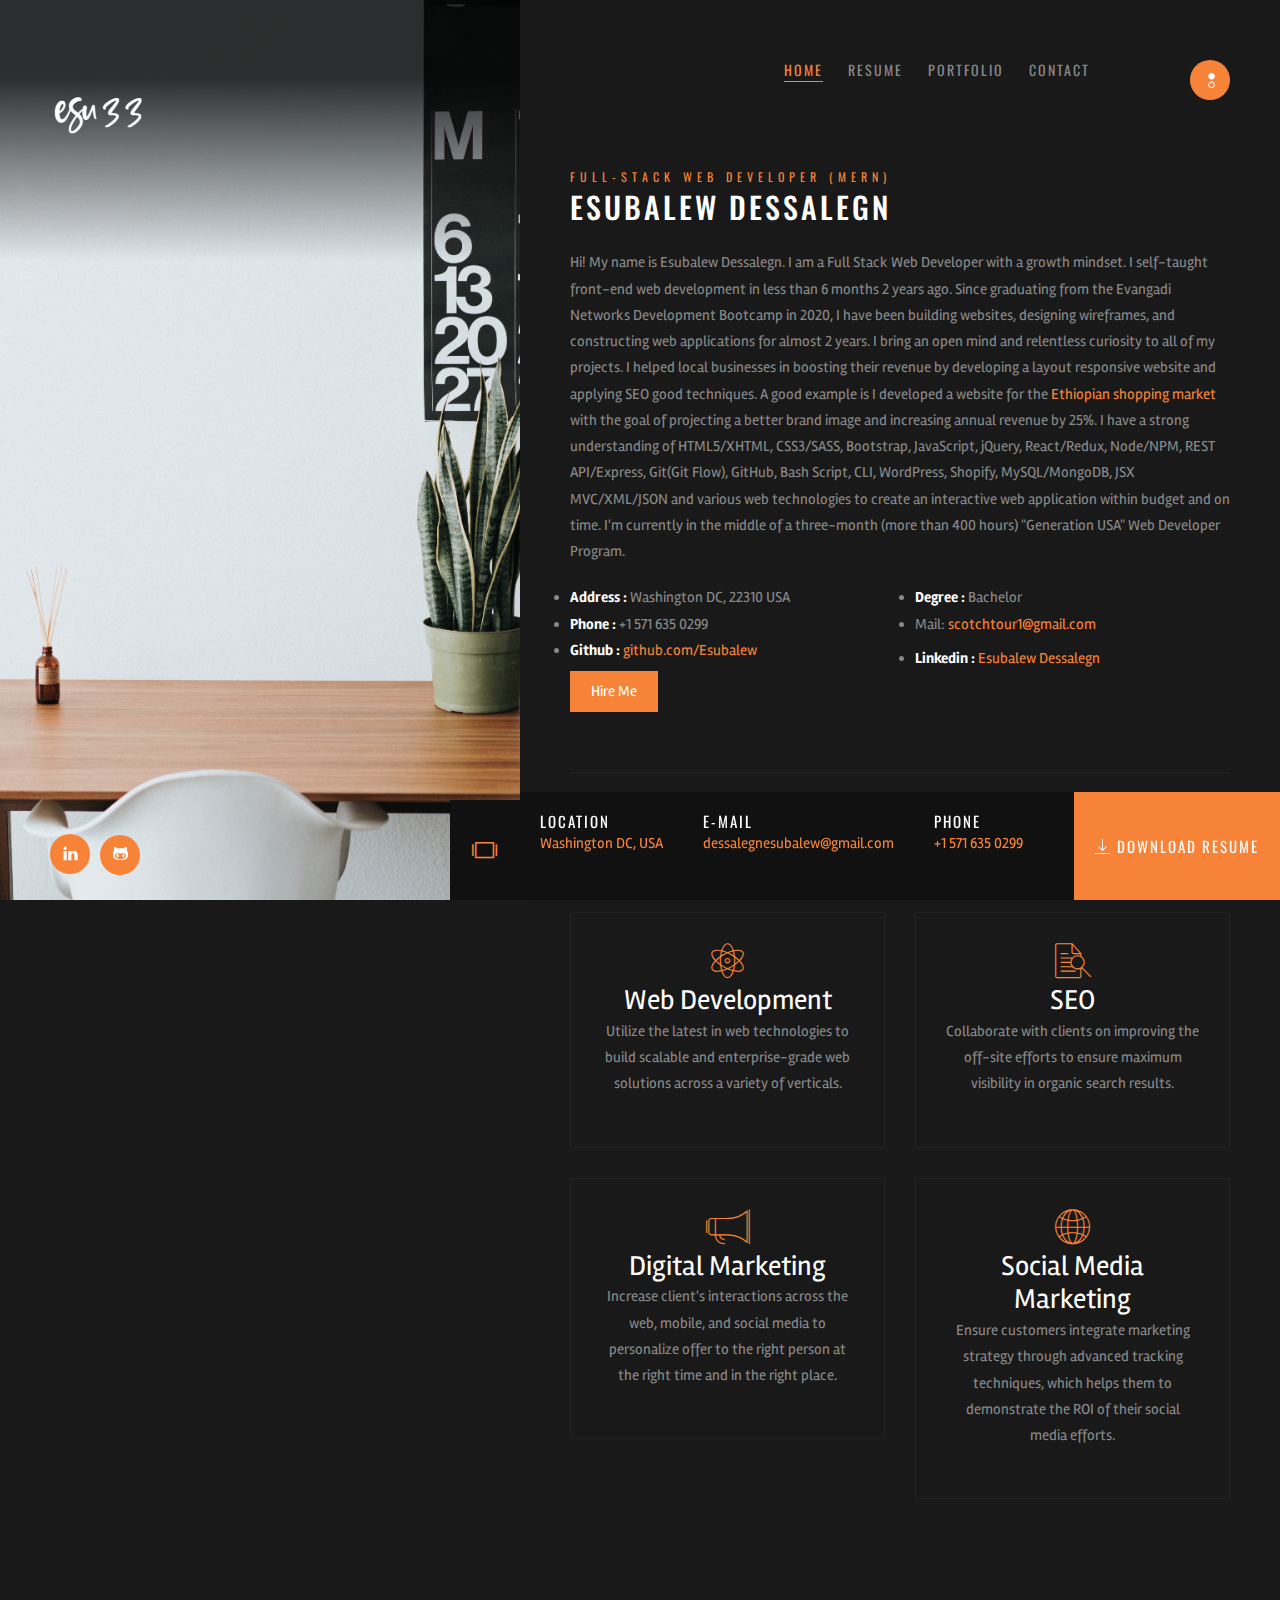
<file: index.html>
<!doctype html>
<html lang="en" class="no-js">

<head>
    <title>Esubalew's Portfolio|| Full Stack Web Developer</title>
    <meta charset="utf-8">
    <meta name="viewport" content="width=device-width, initial-scale=1, shrink-to-fit=no">
    <link rel="shortcut icon" href="images/fav_1.png">
    <link rel="stylesheet" href="assets/css/bootstrap.min.css">
    <link rel="stylesheet" href="assets/css/et-lineicons.css">
    <link rel="stylesheet" href="assets/css/themify-icons.css">
    <link rel="stylesheet" href="assets/css/owl.carousel.min.css">
    <link rel="stylesheet" href="assets/css/style.css">
    <link rel="stylesheet" href="assets/css/style-animations.css"> </head>

<body class="cv has-additional-menu-content">
    <header id="identity">
        <!-- Logo -->
        <div class="logo">
            <a href="index.html" class="logo-link" rel="home"> <img src="images/Untitled (1).png" class="logo" alt=""> </a>
        </div>
    </header>
    <!-- Menu -->
    <div id="site-menu">
        <nav class="nav-menu">
            <ul>
                <li class="menu-item current-menu-item"><a href="index.html">Home</a></li>
                <li class="menu-item"><a href="resume.html">Resume</a></li>
                <li class="menu-item"><a href="portfolio.html">Portfolio</a></li>
                <!-- <li class="menu-item menu-item-has-children"><a href="blog.html">Blog</a>
                    <a href="index.html#" class="menu-expand mdi"></a>
                    <ul class="sub-menu">
                        <li class="menu-item"><a href="post.html">Post</a></li>
                        <li class="menu-item menu-item-has-children"> <a href="#">Submenu - 1</a>
                            <a href="index.html#" class="menu-expand mdi"></a>
                            <ul class="sub-menu">
                                <li class="menu-item"><a href="#">Submenu - 2</a></li>
                                <li class="menu-item"><a href="#">Submenu - 2</a></li>
                            </ul>
                        </li>
                    </ul>
                </li> -->
                <li class="menu-item"><a href="contact.html">Contact</a></li>
            </ul>
        </nav>
    </div>
    <div class="menu-overlay"></div>
    <div class="site-menu-toggle">
        <a href="about.html#site-menu" class="ti"> <span class="screen-reader-text">Toggle navigation</span> </a>
    </div>
    <!-- Social Media -->
    <div id="social-profiles">
        <nav class="social-menu">
            <ul>
                <li class="menu-item"><a href="https://www.linkedin.com/in/esubalew-dessalegn-522117127/" target="_blank"><span class="ti"></span></a></li>
                <li class="menu-item"><a href="https://github.com/esku953" target="_blank"><span class="ti-github"></span></a></li>
                <!-- <li class="menu-item"><a href="http://instagram.com" target="_blank"><span class="ti"></span></a></li> -->
            </ul>
        </nav>
    </div>
    <!-- Media -->
    <div class="hero-media">
        <div class="owl-carousel" data-expand-duration="800">
            <div class="item owl-lazy" data-src="images/landing.png"></div>
        </div> <span class="overlay"></span> <span class="ti ti-spin ti-loading"></span> </div>
    <!-- Content -->
    <div class="content-wrap clearfix">
        <!-- About Me -->
        <div class="mccan page">
            <h3 class="title-small">Full-Stack Web Developer (MERN)</h3>
            <h2 class="title">Esubalew Dessalegn</h2>
            <div class="content">
                <div class="grid-container">
                    <div class="grid-column">
                        <p>Hi! My name is Esubalew Dessalegn. I am a Full Stack Web Developer with a growth mindset. I self-taught front-end web development in less than 6 months 2 years ago. Since graduating from the Evangadi Networks Development Bootcamp in 2020, I have been building websites, designing wireframes, and constructing web applications for almost 2 years. I bring an open mind and relentless curiosity to all of my projects. I helped local businesses in boosting their revenue by developing a layout responsive website and applying SEO good techniques. A good example is I developed a website for the <a href="./portfolio.html">Ethiopian shopping market</a> with the goal of projecting a better brand image and increasing annual revenue by 25%.

                            I have a strong understanding of HTML5/XHTML, CSS3/SASS, Bootstrap, JavaScript, jQuery, React/Redux, Node/NPM, REST API/Express, Git(Git Flow), GitHub, Bash Script, CLI, WordPress, Shopify, MySQL/MongoDB, JSX MVC/XML/JSON and various web technologies to create an interactive web application within budget and on time.
                            
                            I'm currently in the middle of a three-month (more than 400 hours) "Generation USA" Web Developer Program.</p>
                        <div class="row">
                            <div class="col-md-6">
                                <div class="mccan-list">
                                    <ul>
                                        <!-- <li><strong>Birthday :</strong> 09 March 1982</li> -->
                                        <li><strong>Address :</strong> Washington DC, 22310 USA</li>
                                        <li><strong>Phone :</strong> +1 571 635 0299</li>
                                        <li><strong>Github :</strong> <a href="https://github.com/esku953" target="_blank">github.com/Esubalew</a></li>   
                                    </ul>
                                </div>
                            </div>
                            <div class="col-md-6">
                                <div class="mccan-list">
                                    <ul>
                                        <li><strong>Degree :</strong> Bachelor</li>
                                        <li><span><label>Mail:</label> <a href="dessalegnesubalew@gmail.com">scotchtour1&#64;gmail.com</a></span></li>
                                        <li><strong>Linkedin :</strong> <a href="https://www.linkedin.com/in/esubalew-dessalegn-522117127/" target="_blank">Esubalew Dessalegn</a>
                                        </li>
                                    </ul>
                                </div>
                            </div>
                        </div> <a href="contact.html" class="btn ajax">Hire Me</a> </div>
                </div>
            </div>
        </div>
        <div class="divider1"></div>
        <!-- Services -->
        <div class="mccan page">
            <h3 class="title-small">What I Do</h3>
            <h2 class="title">My Skills</h2>
            <div class="content">
                <div class="grid-container">
                    <div class="grid-column">
                        <div class="row">
                            <div class="col-md-6">
                                <div class="feature feature-left">
                                    <div class="tono-icon"> <span class="et-genius font-30px"></span></div>
                                    <div class="tono-text">
                                        <h3>Web Development</h3>
                                        <p>Utilize the latest in web technologies to build scalable and enterprise-grade web solutions across a variety of verticals.</p>
                                    </div>
                                </div>
                            </div>
                            <div class="col-md-6">
                                <div class="feature feature-left">
                                    <div class="tono-icon"> <span class="et-search font-30px"></span> </div>
                                    <div class="tono-text">
                                        <h3>SEO</h3>
                                        <p>Collaborate with clients on improving the off-site efforts to ensure maximum visibility in organic search results.</p>
                                    </div>
                                </div>
                            </div>
                            <div class="col-md-6">
                                <div class="feature feature-left">
                                    <div class="tono-icon"> <span class="et-megaphone font-30px"></span></div>
                                    <div class="tono-text">
                                        <h3>Digital Marketing</h3>
                                        <p>Increase client's interactions across the web, mobile, and social media to personalize  offer to the right person at the right time and in the right place.</p>
                                    </div>
                                </div>
                            </div>
                            <div class="col-md-6">
                                <div class="feature feature-left">
                                    <div class="tono-icon"> <span class="et-global font-30px"></span> </div>
                                    <div class="tono-text">
                                        <h3>Social Media Marketing</h3>
                                        <p>Ensure customers integrate marketing strategy through advanced tracking techniques, which helps them to demonstrate the ROI of their social media efforts.</p>
                                    </div>
                                </div>
                            </div>
                            <!-- <div class="col-md-6">
                                <div class="feature feature-left">
                                    <div class="mccan-icon"> <span class="et-mobile font-35px"></span></div>
                                    <div class="mccan-text">
                                        <h3>Fully Responsive</h3>
                                        <p>Fusce suscipit, ante a hendrerit thelery ullamcorper vivense comtersa risus nisl cursus nurus the viverra ante nulla.</p>
                                    </div>
                                </div>
                            </div>
                            <div class="col-md-6">
                                <div class="feature feature-left">
                                    <div class="mccan-icon"> <span class="et-layers font-35px"></span> </div>
                                    <div class="mccan-text">
                                        <h3>Art Direction</h3>
                                        <p>Fusce suscipit, ante a hendrerit thelery ullamcorper vivense comtersa risus nisl cursus nurus the viverra ante nulla.</p>
                                    </div>
                                </div>
                            </div> -->
                        </div>
                    </div>
                </div>
            </div>
        </div>
        <!-- Copyright -->
        <!-- <div class="copyright">
            <p>&copy; 2020 <a href="index.html">McCan</a>. All Rights Reserved.</p>
        </div> -->
    </div>
    <!-- Hidden Menu -->
    <div class="additional-menu-content">
        <h3 class="title-small">Full Stack Web Developer</h3>
        <h2 class="title">Esubalew Dessalegn</h2> <img src="images/esuba.png" alt="">
        <p>As an immersive student at Generation USA, I made a genuine effort to improve my communication and orientation to detail skills. My strong understanding of the software development life-cycle and proven ability to work in a fast-paced environment while working in collaboration with the team positions me ready to excel in a Web Developer roles.</p> <a href="contact.html" class="btn">Hire Me</a>
        <div class="divider2"></div>
        <h3 class="title-small">Check out my works</h3>
        <h2 class="title">Projects Completed</h2>
        <div class="sb-widget fl-wrap">
            <a href="https://netflix-clone-e8bf3.web.app/" target="_blank"><img src="images/aa2.png" class="img-fluid" alt=""></a>
                <a href="https://challenge-7d965.web.app/" target="_blank"><img src="images/aa7.png" class="img-fluid" alt=""></a>
                <a href="https://esuchat.netlify.app/" target="_blank"><img src="images/chat(1).png" class="img-fluid" alt=""></a>
                <a href="https://main.d3je4fifo2o338.amplifyapp.com/" target="_blank"><img src="images/door(2).png" class="img-fluid" alt=""></a>
                <a href="https://main.d1xiud9htwjpct.amplifyapp.com/"  target="_blank"><img src="images/exp.png" class="img-fluid" alt=""></a>
                <a href="https://github.com/esku953/Apple-React"  target="_blank"><img src="images/apple.png" class="img-fluid" alt=""></a>
            </div>
        </div> 
    </div>
    <!-- My Info -->
    <div class="my-info">
        <div class="box">
            <div class="field field-my-info field-separator">
                <h6>Location</h6>
                <p>Washington DC, USA</p>
            </div>
            <div class="field field-my-info field-separator">
                <h6>E-Mail</h6>
                <p>dessalegnesubalew@gmail.com</p>
            </div>
            <div class="field field-my-info field-separator">
                <h6>Phone</h6>
                <p>+1 571 635 0299</p>
            </div>
            <div class="clear"></div>
            <button type="submit" class="button-color" onclick="window.open('assets/my_cv.pdf', '_blank')"><span class="ti-download"></span> DOWNLOAD RESUME</button>
        </div>
    </div>
    <!-- Js -->
    <script src="assets/js/jquery-3.3.1.min.js"></script>
    <script src="assets/js/modernizr-custom.js"></script>
    <script src="assets/js/owl-carousel.min.js"></script>
    <script src="assets/js/functions.js"></script>
</body>
</html>
</file>
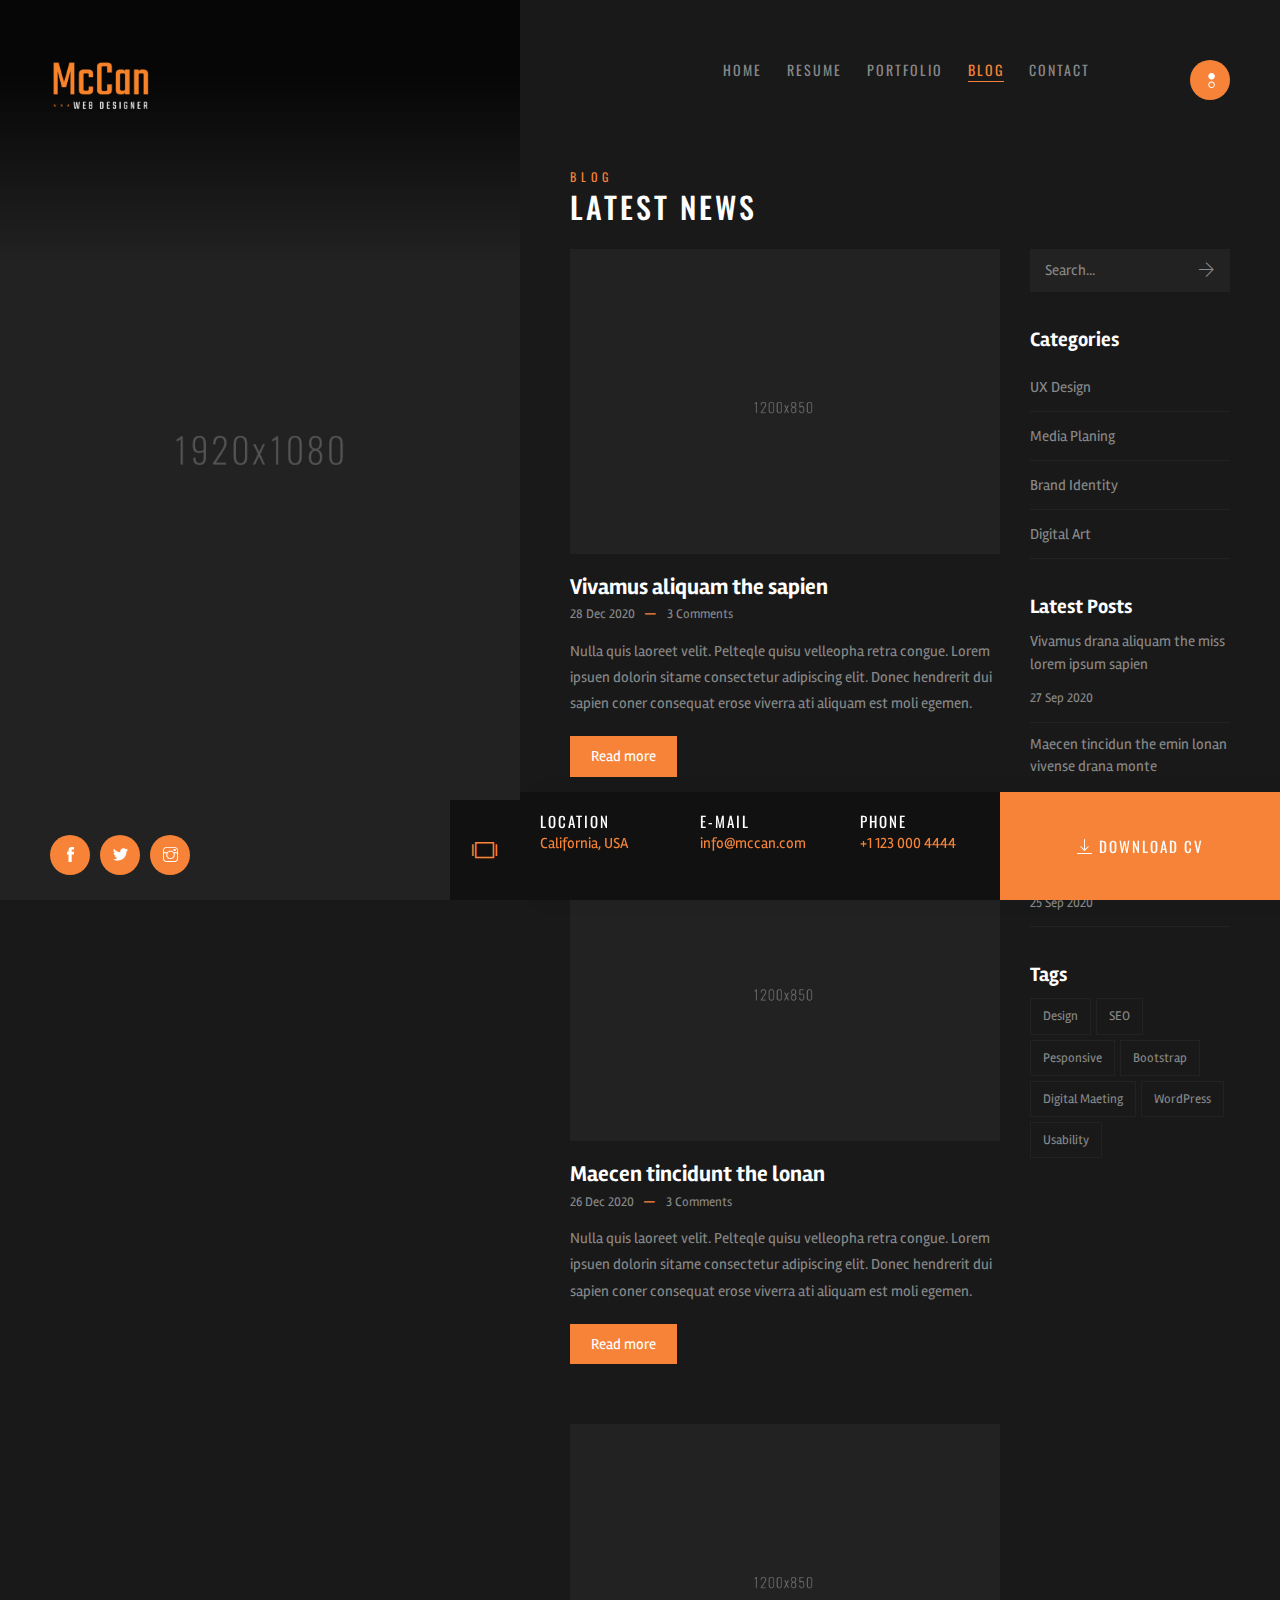
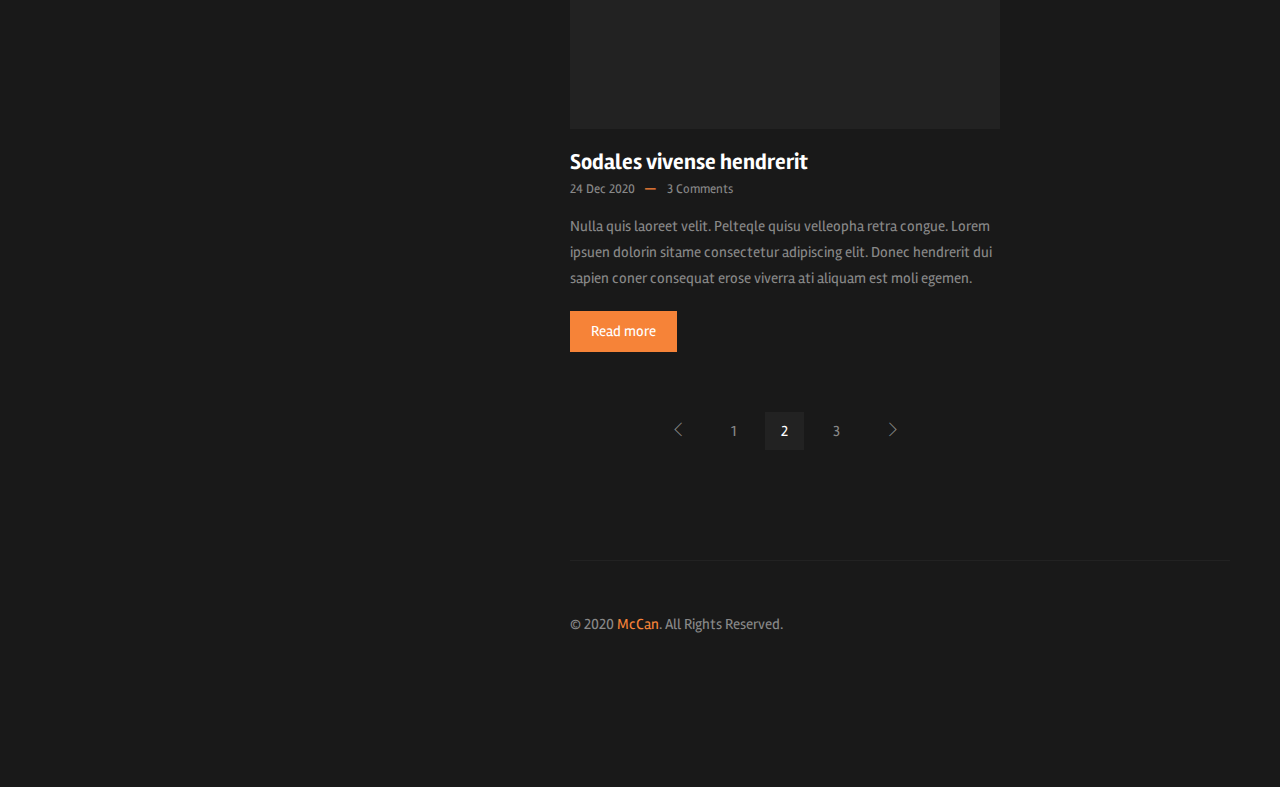
<file: blog.html>
<!doctype html>
<html lang="en" class="no-js">

<head>
    <title>McCan</title>
    <meta charset="utf-8">
    <meta name="viewport" content="width=device-width, initial-scale=1, shrink-to-fit=no">
    <link rel="shortcut icon" href="images/favicon.png">
    <link rel="stylesheet" href="assets/css/bootstrap.min.css">
    <link rel="stylesheet" href="assets/css/themify-icons.css">
    <link rel="stylesheet" href="assets/css/owl.carousel.min.css">
    <link rel="stylesheet" href="assets/css/style.css">
    <link rel="stylesheet" href="assets/css/style-animations.css"> </head>

<body class="cv has-additional-menu-content">
    <header id="identity">
        <!-- Logo -->
        <div class="logo">
            <a href="index.html" class="logo-link" rel="home"><img src="images/logo.png" class="logo" alt=""></a>
        </div>
    </header>
    <!-- Menu -->
    <div id="site-menu">
        <nav class="nav-menu">
            <ul>
                <li class="menu-item"><a href="index.html">Home</a></li>
                <li class="menu-item"><a href="resume.html">Resume</a></li>
                <li class="menu-item"><a href="portfolio.html">Portfolio</a></li>
                <li class="menu-item current-menu-item menu-item-has-children"><a href="blog.html">Blog</a>
                    <a href="index.html#" class="menu-expand mdi"></a>
                    <ul class="sub-menu">
                        <li class="menu-item"><a href="post.html">Post</a></li>
                        <li class="menu-item menu-item-has-children"> <a href="#">Submenu - 1</a>
                            <a href="index.html#" class="menu-expand mdi"></a>
                            <ul class="sub-menu">
                                <li class="menu-item"><a href="#">Submenu - 2</a></li>
                                <li class="menu-item"><a href="#">Submenu - 2</a></li>
                            </ul>
                        </li>
                    </ul>
                </li>
                <li class="menu-item"><a href="contact.html">Contact</a></li>
            </ul>
        </nav>
    </div>
    <div class="menu-overlay"></div>
    <div class="site-menu-toggle">
        <a href="blog.html#site-menu" class="ti"> <span class="screen-reader-text">Toggle navigation</span> </a>
    </div>
    <!-- Social Media -->
    <div id="social-profiles">
        <nav class="social-menu">
            <ul>
                <li class="menu-item"><a href="http://facebook.com" target="_blank"><span class="ti"></span></a></li>
                <li class="menu-item"><a href="http://twitter.com" target="_blank"><span class="ti"></span></a></li>
                <li class="menu-item"><a href="http://instagram.com" target="_blank"><span class="ti"></span></a></li>
            </ul>
        </nav>
    </div>
    <!-- Media -->
    <div class="hero-media">
        <div class="owl-carousel" data-expand-duration="800">
            <div class="item owl-lazy" data-src="images/1920x1080.jpg"></div>
        </div> <span class="overlay"></span> <span class="ti ti-spin ti-loading"></span> </div>
    <!-- Content -->
    <div class="content-wrap clearfix">
        <div class="mccan page">
            <h3 class="title-small">Blog</h3>
            <h2 class="title">LATEST NEWS</h2>
            <div class="content">
                <div class="grid-container">
                    <div class="grid-column">
                        <div class="row">
                            <div class="col-md-8">
                                <div class="blog-listing">
                                    <article class="post">
                                        <div class="media">
                                            <a href="post.html"> <img src="images/1200x850.jpg" alt=""> </a>
                                        </div>
                                        <header class="header">
                                            <h4><a href="post.html">Vivamus aliquam the sapien</a></h4>
                                            <div class="meta-data"> <span class="meta-date">28 Dec 2020</span> <span class="meta-comments"><a href="post.html">3 Comments</a></span> </div>
                                            <div class="excerpt">
                                                <p>Nulla quis laoreet velit. Pelteqle quisu velleopha retra congue. Lorem ipsuen dolorin sitame consectetur adipiscing elit. Donec hendrerit dui sapien coner consequat erose viverra ati aliquam est moli egemen.</p> <a href="post.html" class="btn">Read more </a> </div>
                                        </header>
                                    </article>
                                    <article class="post">
                                        <div class="media">
                                            <a href="post.html"> <img src="images/1200x850.jpg" width="1200" height="520" alt=""> </a>
                                        </div>
                                        <header class="header">
                                            <h4><a href="post.html">Maecen tincidunt the lonan</a></h4>
                                            <div class="meta-data"> <span class="meta-date"><a href="post.html">26 Dec 2020</a></span> <span class="meta-comments"><a href="post.html">3 Comments</a></span> </div>
                                            <div class="excerpt">
                                                <p>Nulla quis laoreet velit. Pelteqle quisu velleopha retra congue. Lorem ipsuen dolorin sitame consectetur adipiscing elit. Donec hendrerit dui sapien coner consequat erose viverra ati aliquam est moli egemen.</p> <a href="post.html" class="btn">Read more </a> </div>
                                        </header>
                                    </article>
                                    <article class="post">
                                        <div class="media">
                                            <a href="post.html"> <img src="images/1200x850.jpg" alt=""> </a>
                                        </div>
                                        <header class="header">
                                            <h4><a href="post.html">Sodales vivense hendrerit</a></h4>
                                            <div class="meta-data"> <span class="meta-date"><a href="post.html">24 Dec 2020</a></span> <span class="meta-comments"><a href="post.html">3 Comments</a></span> </div>
                                            <div class="excerpt">
                                                <p>Nulla quis laoreet velit. Pelteqle quisu velleopha retra congue. Lorem ipsuen dolorin sitame consectetur adipiscing elit. Donec hendrerit dui sapien coner consequat erose viverra ati aliquam est moli egemen.</p> <a href="post.html" class="btn">Read more </a> </div>
                                        </header>
                                    </article>
                                    <div class="mccan-blog-navigation">
                                        <ul>
                                            <li class="mccan-black-bg"><a href="#"><i class="ti-angle-left"></i></a></li>
                                            <li><a href="#">1</a></li>
                                            <li><a class="active" href="#">2</a></li>
                                            <li><a href="#">3</a></li>
                                            <li class="mccan-black-bg"><a href="#"><i class="ti-angle-right"></i></a></li>
                                        </ul>
                                    </div>
                                </div>
                            </div>
                            <div class="col-md-4">
                                <div class="mccan-sidebar-part">
                                    <div class="mccan-sidebar-block mccan-sidebar-block-search animate-box fadeInLeft animated" data-animate-effect="fadeInLeft">
                                        <form class="mccan-sidebar-search-form" method="get">
                                            <input type="text" name="name" id="search" placeholder="Search...">
                                            <button type="submit" class="ti-arrow-right mccan-sidebar-search-submit"></button>
                                        </form>
                                    </div>
                                    <div class="mccan-sidebar-block mccan-sidebar-block-categories animate-box fadeInLeft animated" data-animate-effect="fadeInLeft">
                                        <div class="mccan-sidebar-block-title"> Categories </div>
                                        <div class="mccan-sidebar-block-content">
                                            <ul class="ul1">
                                                <li> <a href="blog.html#">UX Design</a> </li>
                                                <li> <a href="blog.html#">Media Planing</a> </li>
                                                <li> <a href="blog.html#">Brand Identity</a> </li>
                                                <li> <a href="blog.html#">Digital Art</a> </li>
                                            </ul>
                                        </div>
                                    </div>
                                    <div class="mccan-sidebar-block mccan-sidebar-block-latest-posts animate-box fadeInLeft animated" data-animate-effect="fadeInLeft">
                                        <div class="mccan-sidebar-block-title"> Latest Posts </div>
                                        <div class="mccan-sidebar-block-content">
                                            <div class="latest">
                                                <a href="blog.html#" class="clearfix">
                                                    <div class="txt1">Vivamus drana aliquam the miss lorem ipsum sapien</div>
                                                    <div class="txt2">27 Sep 2020</div>
                                                </a>
                                            </div>
                                            <div class="latest">
                                                <a href="blog.html#" class="clearfix">
                                                    <div class="txt1">Maecen tincidun the emin lonan vivense drana monte</div>
                                                    <div class="txt2">26 Sep 2020</div>
                                                </a>
                                            </div>
                                            <div class="latest">
                                                <a href="blog.html#" class="clearfix">
                                                    <div class="txt1">Sodales vivense the miss drana fundam nune hendrerit</div>
                                                    <div class="txt2">25 Sep 2020</div>
                                                </a>
                                            </div>
                                        </div>
                                    </div>
                                    <div class="mccan-sidebar-block mccan-sidebar-block-tags animate-box fadeInLeft animated" data-animate-effect="fadeInLeft">
                                        <div class="mccan-sidebar-block-title"> Tags </div>
                                        <div class="mccan-sidebar-block-content">
                                            <ul class="tags clearfix">
                                                <li><a href="blog.html#">Design</a></li>
                                                <li><a href="blog.html#">SEO</a></li>
                                                <li><a href="blog.html#">Pesponsive</a></li>
                                                <li><a href="blog.html#">Bootstrap</a></li>
                                                <li><a href="blog.html#">Digital Maeting</a></li>
                                                <li><a href="blog.html#">WordPress</a></li>
                                                <li><a href="blog.html#">Usability</a></li>
                                            </ul>
                                        </div>
                                    </div>
                                </div>
                            </div>
                        </div>
                    </div>
                </div>
            </div>
        </div>
        <!-- Copyright -->
        <div class="copyright">
            <p>&copy; 2020 <a href="index.html">McCan</a>. All Rights Reserved.</p>
        </div>
    </div>
    <!-- Hidden Menu -->
    <div class="additional-menu-content">
        <h3 class="title-small">Web Designer</h3>
        <h2 class="title">Rory McCan</h2> <img src="images/200x200.jpg" alt="">
        <p>Hi, My name is Rory McCan. I am a Web Designer, and etiam accumsan scelerisque rhoncus. Nulla quis laoreet velit. Pelteqle quisu velleopha retra congue.</p> <a href="post.html" class="btn">Hire Me</a>
        <div class="divider2"></div>
        <h3 class="title-small">@rorymccan</h3>
        <h2 class="title">Instagram</h2>
        <div class="sb-widget fl-wrap">
            <div class="insta-thumb">
                <a href="#"><img src="images/200x200.jpg" alt=""></a>
                <a href="#"><img src="images/200x200.jpg" alt=""></a>
                <a href="#"><img src="images/200x200.jpg" alt=""></a>
                <a href="#"><img src="images/200x200.jpg" alt=""></a>
                <a href="#"><img src="images/200x200.jpg" alt=""></a>
                <a href="#"><img src="images/200x200.jpg" alt=""></a>
            </div>
        </div>
    </div>
    <!-- My Info -->
    <div class="my-info">
        <div class="box">
            <div class="field field-my-info field-separator">
                <h6>Location</h6>
                <p>California, USA</p>
            </div>
            <div class="field field-my-info field-separator">
                <h6>E-Mail</h6>
                <p>info@mccan.com</p>
            </div>
            <div class="field field-my-info field-separator">
                <h6>Phone</h6>
                <p>+1 123 000 4444</p>
            </div>
            <div class="clear"></div>
            <button type="submit" class="button-color"><span class="ti-download"></span> DOWNLOAD CV</button>
        </div>
    </div>
    <!-- Js -->
    <script src="assets/js/jquery-3.3.1.min.js"></script>
    <script src="assets/js/modernizr-custom.js"></script>
    <script src="assets/js/owl-carousel.min.js"></script>
    <script src="assets/js/functions.js"></script>
</body>

</html>
</file>
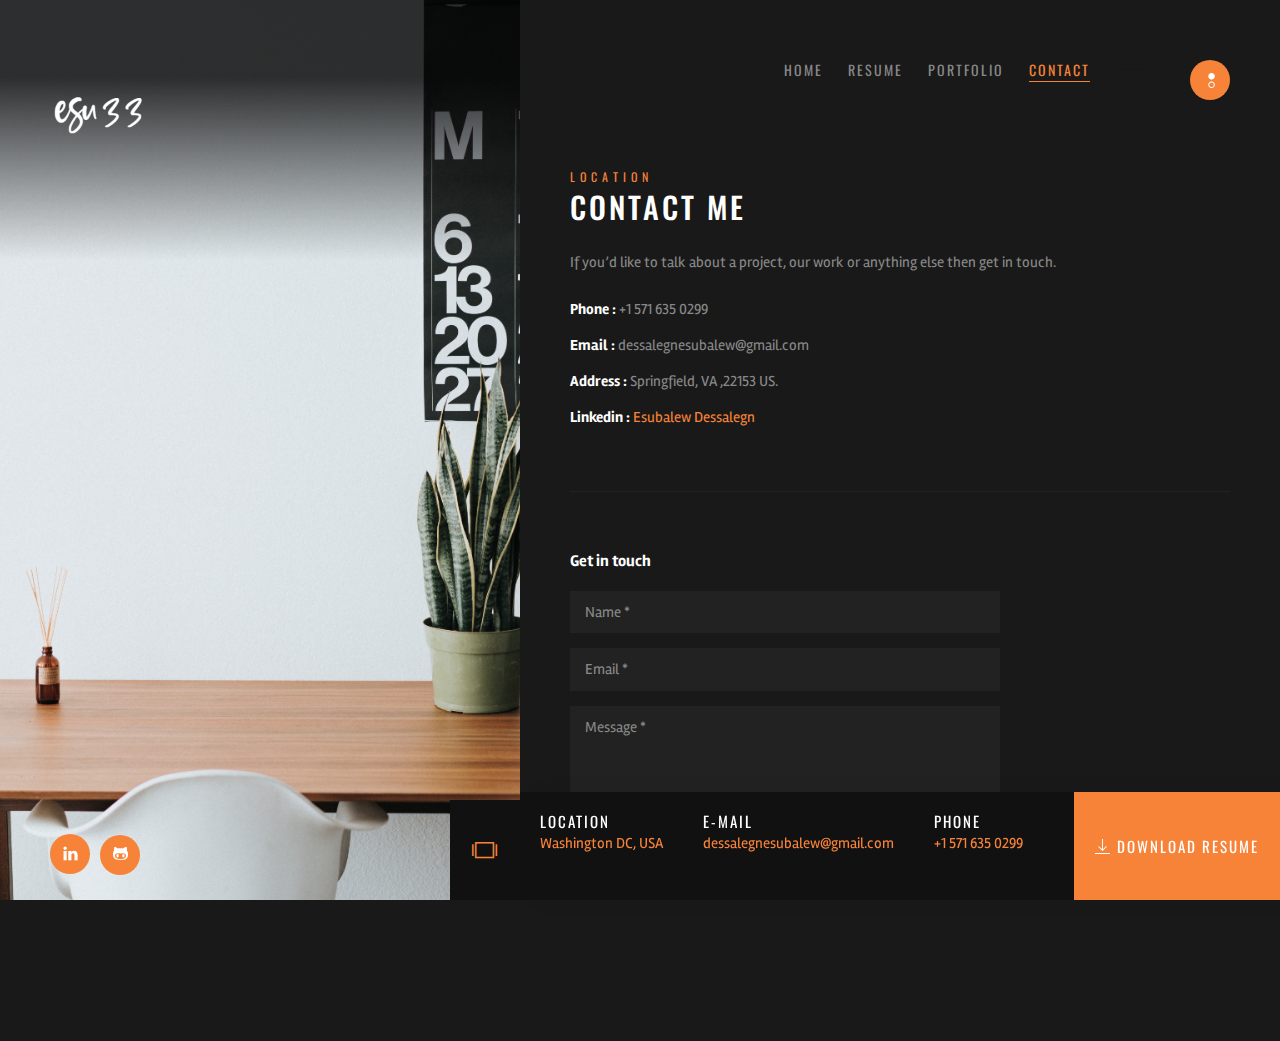
<file: contact.html>
<!doctype html>
<html lang="en" class="no-js">

<head>
    <title>Esubalew's Portfolio|| Full Stack Web Developer</title>
    <meta charset="utf-8">
    <meta name="viewport" content="width=device-width, initial-scale=1, shrink-to-fit=no">
    <link rel="shortcut icon" href="images/fav_1.png">
    <link rel="stylesheet" href="assets/css/bootstrap.min.css">
    <link rel="stylesheet" href="assets/css/themify-icons.css">
    <link rel="stylesheet" href="assets/css/owl.carousel.min.css">
    <link rel="stylesheet" href="assets/css/style.css">
    <link rel="stylesheet" href="assets/css/style-animations.css"> </head>

<body class="cv has-additional-menu-content">
    <header id="identity">
        <!-- Logo -->
        <div class="logo">
            <a href="index.html" class="logo-link" rel="home"><img src="images/Untitled (1).png" class="logo" alt=""></a>
        </div>
    </header>
    <!-- Menu -->
    <div id="site-menu">
        <nav class="nav-menu">
            <ul>
                <li class="menu-item"><a href="index.html">Home</a></li>
                <li class="menu-item"><a href="resume.html">Resume</a></li>
                <li class="menu-item"><a href="portfolio.html">Portfolio</a></li>
                <!-- <li class="menu-item menu-item-has-children"><a href="blog.html">Blog</a>
                    <a href="index.html#" class="menu-expand mdi"></a>
                    <ul class="sub-menu">
                        <li class="menu-item"><a href="post.html">Post</a></li>
                        <li class="menu-item menu-item-has-children"> <a href="#">Submenu - 1</a>
                            <a href="index.html#" class="menu-expand mdi"></a>
                            <ul class="sub-menu">
                                <li class="menu-item"><a href="#">Submenu - 2</a></li>
                                <li class="menu-item"><a href="#">Submenu - 2</a></li>
                            </ul>
                        </li>
                    </ul>
                </li> -->
                <li class="menu-item current-menu-item"><a href="contact.html">Contact</a></li>
            </ul>
        </nav>
    </div>
    <div class="menu-overlay"></div>
    <div class="site-menu-toggle">
        <a href="contact.html#additional-menu" class="ti"> <span class="screen-reader-text">Toggle navigation</span> </a>
    </div>
    <!-- Social Media -->
    <div id="social-profiles">
        <nav class="social-menu">
            <ul>
                <li class="menu-item"><a href="https://www.linkedin.com/in/esubalew-dessalegn-522117127/" target="_blank"><span class="ti"></span></a></li>
                <li class="menu-item"><a href="https://github.com/esku953" target="_blank"><span class="ti-github"></span></a></li>
                <!-- <li class="menu-item"><a href="http://instagram.com" target="_blank"><span class="ti"></span></a></li> -->
            </ul>
        </nav>
    </div>
    <!-- Media -->
    <div class="hero-media">
        <div class="owl-carousel" data-expand-duration="800">
            <div class="item owl-lazy" data-src="images/landing.png"></div>
        </div> <span class="overlay"></span> <span class="ti ti-spin ti-loading"></span> </div>
    <!-- Content -->
    <div class="content-wrap">
        <div class="mccan page">
            <h3 class="title-small">LOCATION</h3>
            <h2 class="title">Contact Me</h2>
            <div class="content">
                <div class="row">
                    <div class="col-md-12">
                        <p>If you’d like to talk about a project, our work or anything else then get in touch.</p>
                        <div class="list">
                            <ul>
                                <li><strong>Phone :</strong> +1 571 635 0299</li>
                                <li><strong>Email :</strong> dessalegnesubalew@gmail.com</li>
                                <li><strong>Address :</strong> Springfield, VA ,22153 US.</li>
                                <li><strong>Linkedin :</strong> <a href="https://www.linkedin.com/in/esubalew-dessalegn-522117127/">Esubalew Dessalegn</a></li>
                            </ul>
                        </div>
                    </div>
                </div>
                <div class="divider1"></div>
                <div class="row">
                    <div class="col-md-8">
                        <h6 class="mb-20"><strong>Get in touch</strong></h6>
                        <form>
                            <div class="message d-none">
                                <div class="alert notice"></div>
                            </div>
                            <label for="name" class="screen-reader-text">Name</label>
                            <input type="text" name="name" id="name" placeholder="Name *" required="">
                            <label for="email" class="screen-reader-text">Email</label>
                            <input type="email" name="email" id="email" placeholder="Email *" required="">
                            <label for="message" class="screen-reader-text">Message</label>
                            <textarea name="message" id="message" cols="30" rows="5" placeholder="Message *" required=""></textarea>
                            <input type="submit" class="btn ajax" value="Say Hello"> </form>
                    </div>
                </div>
            </div>
        </div>
        <!-- Copyright -->
        <!-- <div class="copyright">
            <p>&copy; 2020 <a href="index.html">McCan</a>. All Rights Reserved.</p>
        </div> -->
    </div>
    <!-- Hidden Menu -->
    <div class="additional-menu-content">
        <h3 class="title-small">Full Stack Web Developer</h3>
        <h2 class="title">Esubalew Dessalegn</h2> <img src="images/esuba.png" alt="">
        <p>As an immersive student at Generation USA, I made a genuine effort to improve my communication and orientation to detail skills. My strong understanding of the software development life-cycle and proven ability to work in a fast-paced environment while working in collaboration with the team positions me ready to excel in a Web Developer roles.</p> <a href="contact.html" class="btn ajax">Hire Me</a>
        <div class="divider2"></div>
        <h3 class="title-small">Check out my works</h3>
        <h2 class="title">Projects Completed</h2> 
        <div class="sb-widget fl-wrap">
            <div class="insta-thumb">
                <a href="https://netflix-clone-e8bf3.web.app/" target="_blank"><img src="images/aa2.png" class="img-fluid" alt=""></a>
                <a href="https://challenge-7d965.web.app/" target="_blank"><img src="images/aa7.png" class="img-fluid" alt=""></a>
                <a href="https://esuchat.netlify.app/" target="_blank"><img src="images/chat(1).png" class="img-fluid" alt=""></a>
                <a href="https://main.d3je4fifo2o338.amplifyapp.com/" target="_blank"><img src="images/door(2).png" class="img-fluid" alt=""></a>
                <a href="https://main.d1xiud9htwjpct.amplifyapp.com/"  target="_blank"><img src="images/exp.png" class="img-fluid" alt=""></a>
                <a href="https://github.com/esku953/Apple-React"  target="_blank"><img src="images/apple.png" class="img-fluid" alt=""></a>
            </div>
        </div> 
    </div>
    <!-- My Info -->
    <div class="my-info">
        <div class="box">
            <div class="field field-my-info field-separator">
                <h6>Location</h6>
                <p>Washington DC, USA</p>
            </div>
            <div class="field field-my-info field-separator">
                <h6>E-Mail</h6>
                <p>dessalegnesubalew@gmail.com</p>
            </div>
            <div class="field field-my-info field-separator">
                <h6>Phone</h6>
                <p>+1 571 635 0299</p>
            </div>
            <div class="clear"></div>
            <button type="submit" class="button-color" onclick="window.open('assets/my_cv.pdf', '_blank')"><span class="ti-download"></span> DOWNLOAD RESUME</button>
        </div>
    </div>
    <!-- Js -->
    <script src="assets/js/jquery-3.3.1.min.js"></script>
    <script src="assets/js/modernizr-custom.js"></script>
    <script src="assets/js/owl-carousel.min.js"></script>
    <script src="assets/js/functions.js"></script>
</body>

</html>
</file>
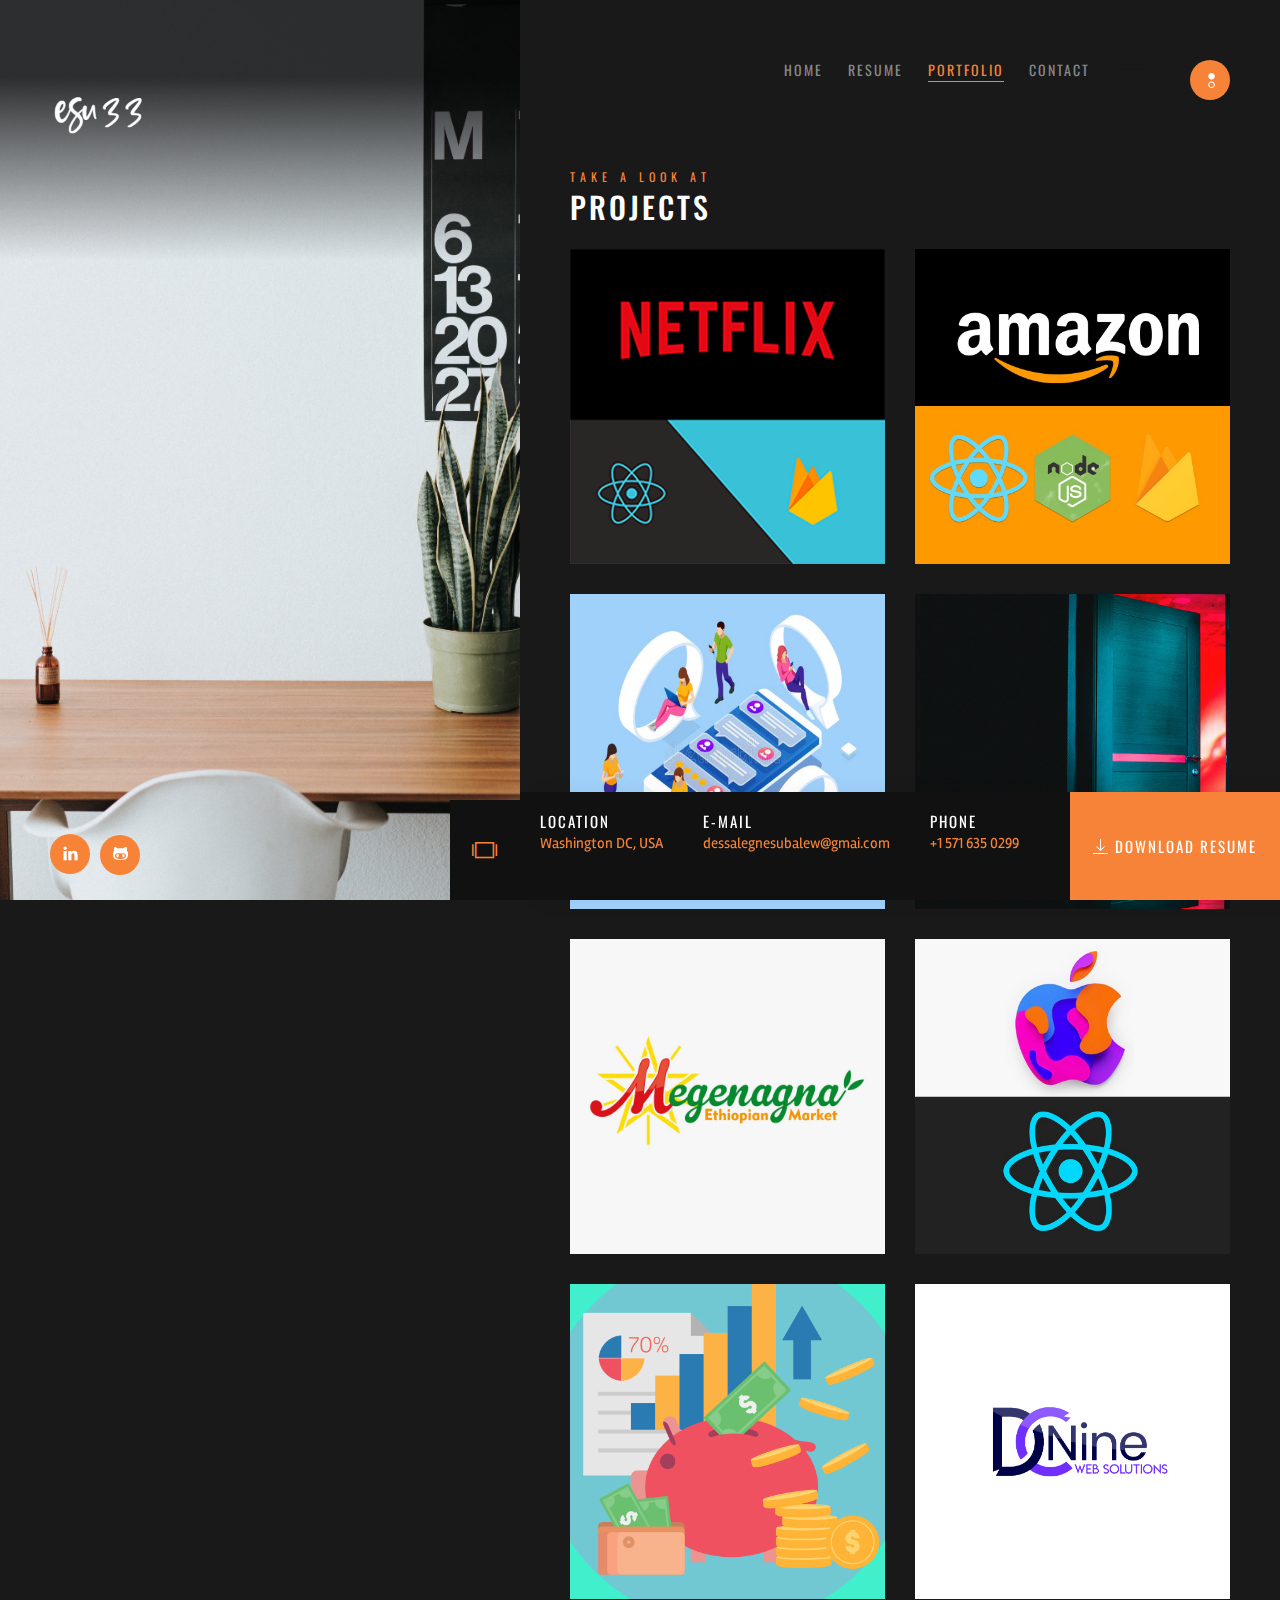
<file: portfolio.html>
<!doctype html>
<html lang="en" class="no-js">

<head>
    <title>Esubalew's Portfolio|| Full Stack Web Developer</title>
    <meta charset="utf-8">
    <meta name="viewport" content="width=device-width, initial-scale=1, shrink-to-fit=no">
    <link rel="shortcut icon" href="images/fav_1.png">
    <link rel="stylesheet" href="assets/css/bootstrap.min.css">
    <link rel="stylesheet" href="assets/css/et-lineicons.css">
    <link rel="stylesheet" href="assets/css/themify-icons.css">
    <link rel="stylesheet" href="assets/css/owl.carousel.min.css">
    <link rel="stylesheet" href="assets/css/style.css">
    <link rel="stylesheet" href="assets/css/style-animations.css"> </head>

<body class="cv has-additional-menu-content">
    <header id="identity">
        <!-- Logo -->
        <div class="logo">
            <a href="index.html" class="logo-link" rel="home"><img src="images/Untitled (1).png" class="logo" alt=""> </a>
        </div>
    </header>
    <!-- Menu -->
    <div id="site-menu">
        <nav class="nav-menu">
            <ul>
                <li class="menu-item"><a href="index.html">Home</a></li>
                <li class="menu-item"><a href="resume.html">Resume</a></li>
                <li class="menu-item current-menu-item"><a href="portfolio.html">Portfolio</a></li>
                <!-- <li class="menu-item menu-item-has-children"><a href="blog.html">Blog</a>
                    <a href="index.html#" class="menu-expand mdi"></a>
                    <ul class="sub-menu">
                        <li class="menu-item"><a href="post.html">Post</a></li>
                        <li class="menu-item menu-item-has-children"> <a href="#">Submenu - 1</a>
                            <a href="index.html#" class="menu-expand mdi"></a>
                            <ul class="sub-menu">
                                <li class="menu-item"><a href="#">Submenu - 2</a></li>
                                <li class="menu-item"><a href="#">Submenu - 2</a></li>
                            </ul>
                        </li>
                    </ul>
                </li> -->
                <li class="menu-item"><a href="contact.html">Contact</a></li>
            </ul>
        </nav>
    </div>
    <div class="menu-overlay"></div>
    <div class="site-menu-toggle">
        <a href="about.html#site-menu" class="ti"> <span class="screen-reader-text">Toggle navigation</span> </a>
    </div>
    <!-- Social Media -->
    <div id="social-profiles">
        <nav class="social-menu">
            <ul>
                <li class="menu-item"><a href="https://www.linkedin.com/in/esubalew-dessalegn-522117127/" target="_blank"><span class="ti"></span></a></li>
                <li class="menu-item"><a href="https://github.com/esku953

                    " target="_blank"><span class="ti-github"></span></a></li>
                <!-- <li class="menu-item"><a href="http://instagram.com" target="_blank"><span class="ti"></span></a></li> -->
            </ul>
        </nav>
    </div>
    <!-- Media -->
    <div class="hero-media">
        <div class="owl-carousel" data-expand-duration="800">
            <div class="item owl-lazy" data-src="images/landing.png"></div>
        </div> <span class="overlay"></span> <span class="ti ti-spin ti-loading"></span> </div>
    <!-- Content -->
    <div class="content-wrap clearfix">
        <div class="mccan page">
            <h3 class="title-small">Take A Look At</h3>
            <h2 class="title">Projects</h2>
            <div class="content">
                <div class="grid-container">
                    <div class="grid-column">
                        <div class="row">
                            <div class="col-md-6">
                                <a href="https://netflix-clone-e8bf3.web.app/ " target="_blank" class="desc">
                                    <div class="project"> <img src="images/aa2.png" class="img-fluid" alt="">
                                        <div class="desc">
                                            <div class="con">
                                                <h3>Netflix-clone(Demo)</h3> <span>Web App Project</span> </div>
                                        </div>
                                    </div>
                                </a>
                            </div>
                            <div class="col-md-6">
                                <a href="https://challenge-7d965.web.app/" target="_blank" class="desc">
                                    <div class="project"> <img src="images/aa7.png" class="img-fluid" alt="">
                                        <div class="desc">
                                            <div class="con">
                                                <h3>Amazon-clone(Demo)</h3> <span>E-commerce site</span> </div>
                                        </div>
                                    </div>
                                </a>
                            </div>
                            <div class="col-md-6">
                                <a href="https://esuchat.netlify.app/" target="_blank" class="desc">
                                    <div class="project"> <img src="images/chat(1).png" class="img-fluid" alt="">
                                        <div class="desc">
                                            <div class="con">
                                                <h3>Real-time chat App</h3> <span>Web App Project</span> </div>
                                        </div>
                                    </div>
                                </a>
                            </div>
                            <div class="col-md-6">
                                <a href="https://main.d3je4fifo2o338.amplifyapp.com/" target="_blank" class="desc">
                                    <div class="project"> <img src="images/door(2).png" class="img-fluid" alt="">
                                        <div class="desc">
                                            <div class="con">
                                                <h3>Simple game</h3> <span>Javascript Project</span> </div>
                                        </div>
                                    </div>
                                </a>
                            </div>
                            <div class="col-md-6">
                                <a href="https://megenagnaethiopianmarket.com/" target="_blank" class="desc">
                                    <div class="project"> <img src="images/meg.png" class="img-fluid" alt="">
                                        <div class="desc">
                                            <div class="con">
                                                <h3>Local market</h3> <span>Website for Ethiopian market</span> </div>
                                        </div>
                                    </div>
                                </a>
                            </div>
                            <div class="col-md-6">
                                <a href="https://github.com/esku953/Apple-React" class="desc">
                                    <div class="project"> <img src="images/apple.png" target="_blank" class="img-fluid" alt="">
                                        <div class="desc">
                                            <div class="con">
                                                <h3>React project</h3> <span>Rebuilding Apple website with youtube integration</span> </div>
                                        </div>
                                    </div>
                                </a>
                            </div>
                            <div class="col-md-6">
                                <a href="https://main.d1xiud9htwjpct.amplifyapp.com/" class="desc">
                                    <div class="project"> <img src="images/exp.png" target="_blank" class="img-fluid" alt="">
                                        <div class="desc">
                                            <div class="con">
                                                <h3>React project</h3> <span>Expense-tracker web app project</span> </div>
                                        </div>
                                    </div>
                                </a>
                            </div> 
                            <div class="col-md-6">
                                <a href="https://dcnineweb.com/" target="_blank" class="desc">
                                    <div class="project"> <img src="images/agency-logo.png" class="img-fluid" alt="">
                                        <div class="desc">
                                            <div class="con">
                                                <h3>DCNine Web Solutions</h3> <span>Co-founder</span> </div>
                                        </div>
                                    </div>
                                </a>
                            </div>
                            <!-- <div class="col-md-6">
                                <a href="https://master.d38pr9ks8r8wf2.amplifyapp.com/" target="_blank" class="desc">
                                    <div class="project"> <img src="images/aa1.png" class="img-fluid" alt="">
                                        <div class="desc">
                                            <div class="con">
                                                <h3>Apple home page wireframe</h3> <span>with bootstrap</span> </div>
                                        </div>
                                    </div>
                                </a>
                            </div>    
                        </div> -->
                    </div>
                </div>
            </div>
        </div>
        <!-- Copyright -->
        <!-- <div class="copyright">
            <p>&copy; 2020 <a href="index.html">McCan</a>. All Rights Reserved.</p>
        </div> -->
    </div>
    <!-- Hidden Menu -->
    <div class="additional-menu-content">
        <h3 class="title-small">Full Stack Web Developer(MERN)</h3>
        <h2 class="title">Esubalew Dessalegn</h2> <img src="images/esuba.png" alt="">
        <p>As an immersive student at Generation USA, I made a genuine effort to improve my communication and orientation to detail skills. My strong understanding of the software development life-cycle and proven ability to work in a fast-paced environment while working in collaboration with the team positions me ready to excel in a Web Developer roles.</p> <a href="contact.html" class="btn ajax">Hire Me</a>
        <div class="divider2"></div>
        <h3 class="title-small">Check out my works</h3>
        <h2 class="title">Projects Completed</h2>
        <div class="sb-widget fl-wrap">
            <div class="insta-thumb">
                <a href="https://netflix-clone-e8bf3.web.app/" target="_blank"><img src="images/aa2.png" class="img-fluid" alt=""></a>
                <a href="https://challenge-7d965.web.app/" target="_blank"><img src="images/aa7.png" class="img-fluid" alt=""></a>
                <a href="https://esuchat.netlify.app/" target="_blank"><img src="images/chat(1).png" class="img-fluid" alt=""></a>
                <a href="https://main.d3je4fifo2o338.amplifyapp.com/" target="_blank"><img src="images/door(2).png" class="img-fluid" alt=""></a>
                <a href="https://main.d1xiud9htwjpct.amplifyapp.com/"  target="_blank"><img src="images/exp.png" class="img-fluid" alt=""></a>
                <a href="https://github.com/esku953/Apple-React"  target="_blank"><img src="images/apple.png" class="img-fluid" alt=""></a>
            </div>
        </div>
    </div>
    <!-- My Info -->
    <div class="my-info">
        <div class="box">
            <div class="field field-my-info field-separator">
                <h6>Location</h6>
                <p>Washington DC, USA</p>
            </div>
            <div class="field field-my-info field-separator">
                <h6>E-Mail</h6>
                <p>dessalegnesubalew@gmai.com</p>
            </div>
            <div class="field field-my-info field-separator">
                <h6>Phone</h6>
                <p>+1 571 635 0299</p>
            </div>
            <div class="clear"></div>
            <button type="submit" class="button-color" onclick="window.open('assets/my_cv.pdf', '_blank')"><span class="ti-download"></span> DOWNLOAD RESUME</button>
        </div>
    </div>
    <!-- Js -->
    <script src="assets/js/jquery-3.3.1.min.js"></script>
    <script src="assets/js/modernizr-custom.js"></script>
    <script src="assets/js/owl-carousel.min.js"></script>
    <script src="assets/js/functions.js"></script>
</body>

</html>
</file>
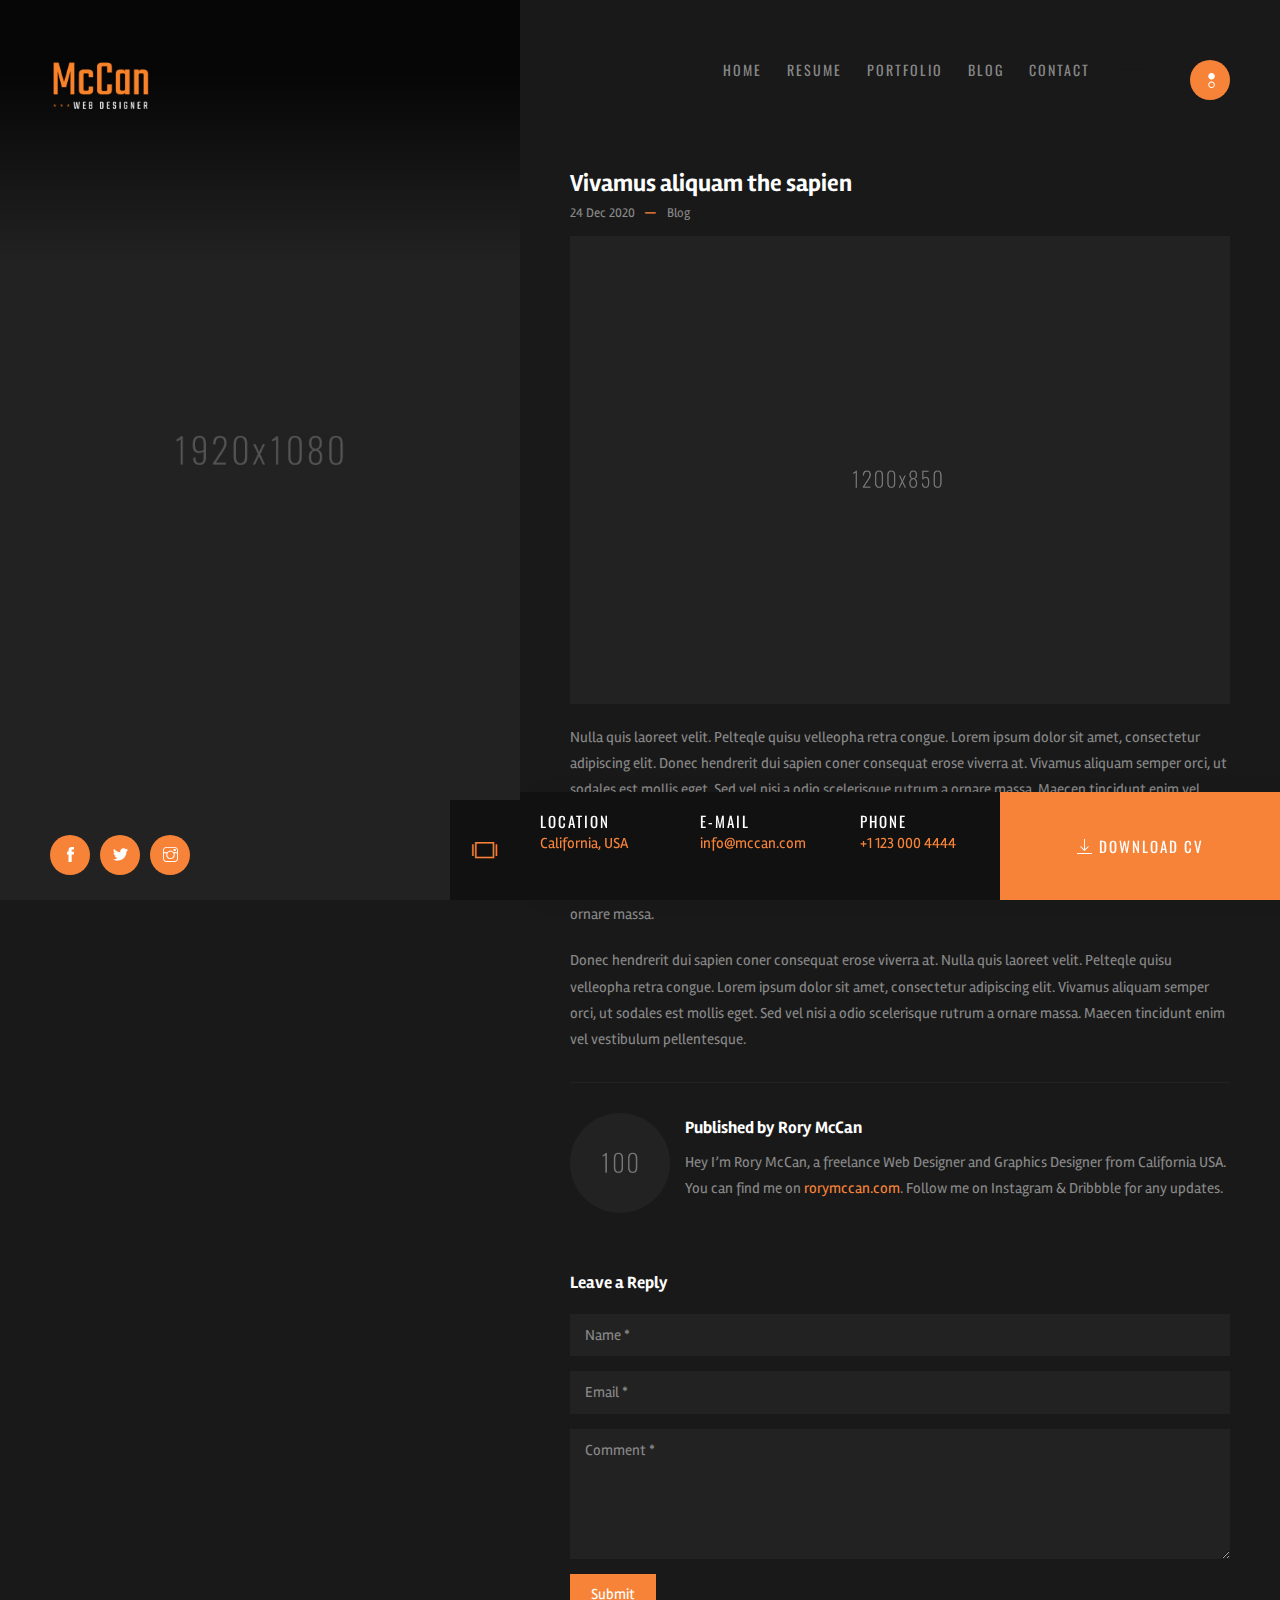
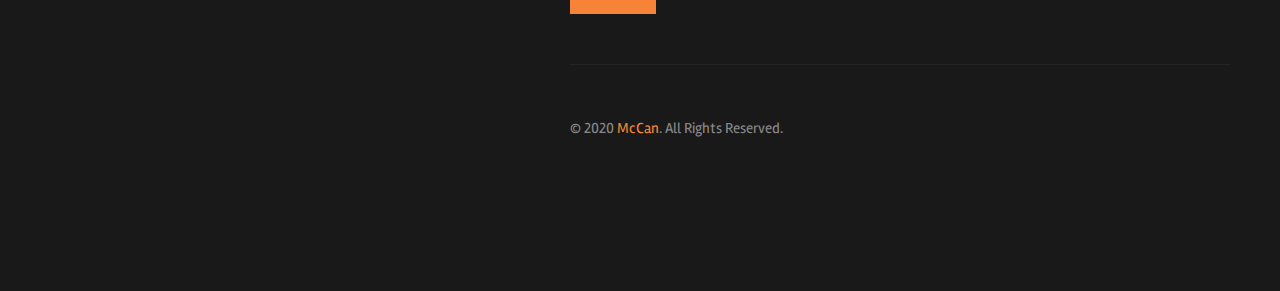
<file: post.html>
<!doctype html>
<html lang="en" class="no-js">

<head>
    <title>McCan</title>
    <meta charset="utf-8">
    <meta name="viewport" content="width=device-width, initial-scale=1, shrink-to-fit=no">
    <link rel="shortcut icon" href="images/favicon.png">
    <link rel="stylesheet" href="assets/css/bootstrap.min.css">
    <link rel="stylesheet" href="assets/css/themify-icons.css">
    <link rel="stylesheet" href="assets/css/owl.carousel.min.css">
    <link rel="stylesheet" href="assets/css/style.css">
    <link rel="stylesheet" href="assets/css/style-animations.css"> </head>

<body class="cv has-additional-menu-content">
    <header id="identity">
        <!-- Logo -->
        <div class="logo">
            <a href="index.html" class="logo-link" rel="home"><img src="images/logo.png" class="logo" alt=""></a>
        </div>
    </header>
    <!-- Menu -->
    <div id="site-menu">
        <nav class="nav-menu">
            <ul>
                <li class="menu-item"><a href="index.html">Home</a></li>
                <li class="menu-item"><a href="resume.html">Resume</a></li>
                <li class="menu-item"><a href="portfolio.html">Portfolio</a></li>
                <li class="menu-item menu-item-has-children"><a href="blog.html">Blog</a>
                    <a href="index.html#" class="menu-expand mdi"></a>
                    <ul class="sub-menu">
                        <li class="menu-item"><a href="post.html">Post</a></li>
                        <li class="menu-item menu-item-has-children"> <a href="#">Submenu - 1</a>
                            <a href="index.html#" class="menu-expand mdi"></a>
                            <ul class="sub-menu">
                                <li class="menu-item"><a href="#">Submenu - 2</a></li>
                                <li class="menu-item"><a href="#">Submenu - 2</a></li>
                            </ul>
                        </li>
                    </ul>
                </li>
                <li class="menu-item"><a href="contact.html">Contact</a></li>
            </ul>
        </nav>
    </div>
    <div class="menu-overlay"></div>
    <div class="site-menu-toggle">
        <a href="post.html#site-menu" class="ti"> <span class="screen-reader-text">Toggle navigation</span> </a>
    </div>
    <!-- Social Media -->
    <div id="social-profiles">
        <nav class="social-menu">
            <ul>
                <li class="menu-item"><a href="http://facebook.com" target="_blank"><span class="ti"></span></a></li>
                <li class="menu-item"><a href="http://twitter.com" target="_blank"><span class="ti"></span></a></li>
                <li class="menu-item"><a href="http://instagram.com" target="_blank"><span class="ti"></span></a></li>
            </ul>
        </nav>
    </div>
    <!-- Media -->
    <div class="hero-media">
        <div class="owl-carousel" data-expand-duration="800">
            <div class="item owl-lazy" data-src="images/1920x1080.jpg"></div>
        </div> <span class="overlay"></span> <span class="ti ti-spin ti-loading"></span> </div>
    <!-- Content -->
    <div class="content-wrap">
        <div class="mccan page">
            <div class="content">
                <div class="grid-container">
                    <div class="grid-column">
                        <article class="post">
                            <header class="header">
                                <h4><a href="post.html">Vivamus aliquam the sapien</a></h4>
                                <div class="meta-data"> <span class="meta-date"><a href="post.html">24 Dec 2020</a></span> <span class="meta-categories"><a href="blog.html">Blog</a></span> </div>
                            </header>
                            <div class="media">
                                <a href="#"> <img src="images/1200x850.jpg" alt=""> </a>
                            </div>
                            <div class="content">
                                <p>Nulla quis laoreet velit. Pelteqle quisu velleopha retra congue. Lorem ipsum dolor sit amet, consectetur adipiscing elit. Donec hendrerit dui sapien coner consequat erose viverra at. Vivamus aliquam semper orci, ut sodales est mollis eget. Sed vel nisi a odio scelerisque rutrum a ornare massa. Maecen tincidunt enim vel vestibulum pellentesque.</p>
                                <p>Vivamus aliquam semper orci, ut sodales est mollis eget. Nulla quis laoreet velit. Pelteqle quisu velleopha retra congue. Lorem ipsum dolor sit amet, consectetur adipiscing elit. Sed vel nisi a odio scelerisque rutrum a ornare massa.</p>
                                <p>Donec hendrerit dui sapien coner consequat erose viverra at. Nulla quis laoreet velit. Pelteqle quisu velleopha retra congue. Lorem ipsum dolor sit amet, consectetur adipiscing elit. Vivamus aliquam semper orci, ut sodales est mollis eget. Sed vel nisi a odio scelerisque rutrum a ornare massa. Maecen tincidunt enim vel vestibulum pellentesque.</p>
                            </div>
                            <aside class="author-box has-description clearfix">
                                <figure class="author-box-image"> <img alt="" src="images/100x100.jpg" class="avatar photo"> </figure>
                                <div class="author-content">
                                    <h5 class="author-box-title">Published by Rory McCan </h5>
                                    <div class="author-box-description">
                                        <p>Hey I’m Rory McCan, a freelance Web Designer and Graphics Designer from California USA. You can find me on <a href="#">rorymccan.com</a>. Follow me on Instagram &amp; Dribbble for any updates.</p>
                                    </div>
                                </div>
                            </aside>
                            <div class="comment-contact">
                                <h5 class="reply-title">Leave a Reply</h5>
                                <form>
                                    <div class="message d-none">
                                        <div class="alert notice"></div>
                                    </div>
                                    <label for="name" class="screen-reader-text">Name</label>
                                    <input type="text" name="name" id="name" placeholder="Name *" required="">
                                    <label for="email" class="screen-reader-text">Email</label>
                                    <input type="email" name="email" id="email" placeholder="Email *" required="">
                                    <label for="message" class="screen-reader-text">Comment</label>
                                    <textarea name="message" id="message" cols="30" rows="4" placeholder="Comment *" required=""></textarea>
                                    <input type="submit" class="btn" value="Submit"> </form>
                            </div>
                        </article>
                    </div>
                </div>
            </div>
        </div>
        <!-- Copyright -->
        <div class="copyright">
            <p>&copy; 2020 <a href="index.html">McCan</a>. All Rights Reserved.</p>
        </div>
    </div>
    <!-- Hidden Menu -->
    <div class="additional-menu-content">
        <h3 class="title-small">Web Designer</h3>
        <h2 class="title">Rory McCan</h2> <img src="images/200x200.jpg" alt="">
        <p>Hi, My name is Rory McCan. I am a Web Designer, and etiam accumsan scelerisque rhoncus. Nulla quis laoreet velit. Pelteqle quisu velleopha retra congue.</p> <a href="#" class="btn">Hire Me</a>
        <div class="divider2"></div>
        <h3 class="title-small">@rorymccan</h3>
        <h2 class="title">Instagram</h2>
        <div class="sb-widget fl-wrap">
            <div class="insta-thumb">
                <a href="#"><img src="images/200x200.jpg" alt=""></a>
                <a href="#"><img src="images/200x200.jpg" alt=""></a>
                <a href="#"><img src="images/200x200.jpg" alt=""></a>
                <a href="#"><img src="images/200x200.jpg" alt=""></a>
                <a href="#"><img src="images/200x200.jpg" alt=""></a>
                <a href="#"><img src="images/200x200.jpg" alt=""></a>
            </div>
        </div>
    </div>
    <!-- My Info -->
    <div class="my-info">
        <div class="box">
            <div class="field field-my-info field-separator">
                <h6>Location</h6>
                <p>California, USA</p>
            </div>
            <div class="field field-my-info field-separator">
                <h6>E-Mail</h6>
                <p>info@mccan.com</p>
            </div>
            <div class="field field-my-info field-separator">
                <h6>Phone</h6>
                <p>+1 123 000 4444</p>
            </div>
            <div class="clear"></div>
            <button type="submit" class="button-color"><span class="ti-download"></span> DOWNLOAD CV</button>
        </div>
    </div>
    <!-- Js -->
    <script src="assets/js/jquery-3.3.1.min.js"></script>
    <script src="assets/js/modernizr-custom.js"></script>
    <script src="assets/js/owl-carousel.min.js"></script>
    <script src="assets/js/functions.js"></script>
</body>

</html>
</file>
<file: assets/css/themify-icons.css>
@font-face {
	font-family: 'themify';
	src:url('../fonts/themify.eot');
	src:url('../fonts/themify.eot?#iefix') format('embedded-opentype'),
		url('../fonts/themify.woff') format('woff'),
		url('../fonts/themify.ttf') format('truetype'),
		url('../fonts/themify.svg') format('svg');
	font-weight: normal;
	font-style: normal;
}

[class^="ti-"], [class*=" ti-"] {
	font-family: 'themify';
	speak: none;
	font-style: normal;
	font-weight: normal;
	font-variant: normal;
	text-transform: none;
	line-height: 1;

	/* Better Font Rendering =========== */
	-webkit-font-smoothing: antialiased;
	-moz-osx-font-smoothing: grayscale;
}

.ti-wand:before {
	content: "\e600";
}
.ti-volume:before {
	content: "\e601";
}
.ti-user:before {
	content: "\e602";
}
.ti-unlock:before {
	content: "\e603";
}
.ti-unlink:before {
	content: "\e604";
}
.ti-trash:before {
	content: "\e605";
}
.ti-thought:before {
	content: "\e606";
}
.ti-target:before {
	content: "\e607";
}
.ti-tag:before {
	content: "\e608";
}
.ti-tablet:before {
	content: "\e609";
}
.ti-star:before {
	content: "\e60a";
}
.ti-spray:before {
	content: "\e60b";
}
.ti-signal:before {
	content: "\e60c";
}
.ti-shopping-cart:before {
	content: "\e60d";
}
.ti-shopping-cart-full:before {
	content: "\e60e";
}
.ti-settings:before {
	content: "\e60f";
}
.ti-search:before {
	content: "\e610";
}
.ti-zoom-in:before {
	content: "\e611";
}
.ti-zoom-out:before {
	content: "\e612";
}
.ti-cut:before {
	content: "\e613";
}
.ti-ruler:before {
	content: "\e614";
}
.ti-ruler-pencil:before {
	content: "\e615";
}
.ti-ruler-alt:before {
	content: "\e616";
}
.ti-bookmark:before {
	content: "\e617";
}
.ti-bookmark-alt:before {
	content: "\e618";
}
.ti-reload:before {
	content: "\e619";
}
.ti-plus:before {
	content: "\e61a";
}
.ti-pin:before {
	content: "\e61b";
}
.ti-pencil:before {
	content: "\e61c";
}
.ti-pencil-alt:before {
	content: "\e61d";
}
.ti-paint-roller:before {
	content: "\e61e";
}
.ti-paint-bucket:before {
	content: "\e61f";
}
.ti-na:before {
	content: "\e620";
}
.ti-mobile:before {
	content: "\e621";
}
.ti-minus:before {
	content: "\e622";
}
.ti-medall:before {
	content: "\e623";
}
.ti-medall-alt:before {
	content: "\e624";
}
.ti-marker:before {
	content: "\e625";
}
.ti-marker-alt:before {
	content: "\e626";
}
.ti-arrow-up:before {
	content: "\e627";
}
.ti-arrow-right:before {
	content: "\e628";
}
.ti-arrow-left:before {
	content: "\e629";
}
.ti-arrow-down:before {
	content: "\e62a";
}
.ti-lock:before {
	content: "\e62b";
}
.ti-location-arrow:before {
	content: "\e62c";
}
.ti-link:before {
	content: "\e62d";
}
.ti-layout:before {
	content: "\e62e";
}
.ti-layers:before {
	content: "\e62f";
}
.ti-layers-alt:before {
	content: "\e630";
}
.ti-key:before {
	content: "\e631";
}
.ti-import:before {
	content: "\e632";
}
.ti-image:before {
	content: "\e633";
}
.ti-heart:before {
	content: "\e634";
}
.ti-heart-broken:before {
	content: "\e635";
}
.ti-hand-stop:before {
	content: "\e636";
}
.ti-hand-open:before {
	content: "\e637";
}
.ti-hand-drag:before {
	content: "\e638";
}
.ti-folder:before {
	content: "\e639";
}
.ti-flag:before {
	content: "\e63a";
}
.ti-flag-alt:before {
	content: "\e63b";
}
.ti-flag-alt-2:before {
	content: "\e63c";
}
.ti-eye:before {
	content: "\e63d";
}
.ti-export:before {
	content: "\e63e";
}
.ti-exchange-vertical:before {
	content: "\e63f";
}
.ti-desktop:before {
	content: "\e640";
}
.ti-cup:before {
	content: "\e641";
}
.ti-crown:before {
	content: "\e642";
}
.ti-comments:before {
	content: "\e643";
}
.ti-comment:before {
	content: "\e644";
}
.ti-comment-alt:before {
	content: "\e645";
}
.ti-close:before {
	content: "\e646";
}
.ti-clip:before {
	content: "\e647";
}
.ti-angle-up:before {
	content: "\e648";
}
.ti-angle-right:before {
	content: "\e649";
}
.ti-angle-left:before {
	content: "\e64a";
}
.ti-angle-down:before {
	content: "\e64b";
}
.ti-check:before {
	content: "\e64c";
}
.ti-check-box:before {
	content: "\e64d";
}
.ti-camera:before {
	content: "\e64e";
}
.ti-announcement:before {
	content: "\e64f";
}
.ti-brush:before {
	content: "\e650";
}
.ti-briefcase:before {
	content: "\e651";
}
.ti-bolt:before {
	content: "\e652";
}
.ti-bolt-alt:before {
	content: "\e653";
}
.ti-blackboard:before {
	content: "\e654";
}
.ti-bag:before {
	content: "\e655";
}
.ti-move:before {
	content: "\e656";
}
.ti-arrows-vertical:before {
	content: "\e657";
}
.ti-arrows-horizontal:before {
	content: "\e658";
}
.ti-fullscreen:before {
	content: "\e659";
}
.ti-arrow-top-right:before {
	content: "\e65a";
}
.ti-arrow-top-left:before {
	content: "\e65b";
}
.ti-arrow-circle-up:before {
	content: "\e65c";
}
.ti-arrow-circle-right:before {
	content: "\e65d";
}
.ti-arrow-circle-left:before {
	content: "\e65e";
}
.ti-arrow-circle-down:before {
	content: "\e65f";
}
.ti-angle-double-up:before {
	content: "\e660";
}
.ti-angle-double-right:before {
	content: "\e661";
}
.ti-angle-double-left:before {
	content: "\e662";
}
.ti-angle-double-down:before {
	content: "\e663";
}
.ti-zip:before {
	content: "\e664";
}
.ti-world:before {
	content: "\e665";
}
.ti-wheelchair:before {
	content: "\e666";
}
.ti-view-list:before {
	content: "\e667";
}
.ti-view-list-alt:before {
	content: "\e668";
}
.ti-view-grid:before {
	content: "\e669";
}
.ti-uppercase:before {
	content: "\e66a";
}
.ti-upload:before {
	content: "\e66b";
}
.ti-underline:before {
	content: "\e66c";
}
.ti-truck:before {
	content: "\e66d";
}
.ti-timer:before {
	content: "\e66e";
}
.ti-ticket:before {
	content: "\e66f";
}
.ti-thumb-up:before {
	content: "\e670";
}
.ti-thumb-down:before {
	content: "\e671";
}
.ti-text:before {
	content: "\e672";
}
.ti-stats-up:before {
	content: "\e673";
}
.ti-stats-down:before {
	content: "\e674";
}
.ti-split-v:before {
	content: "\e675";
}
.ti-split-h:before {
	content: "\e676";
}
.ti-smallcap:before {
	content: "\e677";
}
.ti-shine:before {
	content: "\e678";
}
.ti-shift-right:before {
	content: "\e679";
}
.ti-shift-left:before {
	content: "\e67a";
}
.ti-shield:before {
	content: "\e67b";
}
.ti-notepad:before {
	content: "\e67c";
}
.ti-server:before {
	content: "\e67d";
}
.ti-quote-right:before {
	content: "\e67e";
}
.ti-quote-left:before {
	content: "\e67f";
}
.ti-pulse:before {
	content: "\e680";
}
.ti-printer:before {
	content: "\e681";
}
.ti-power-off:before {
	content: "\e682";
}
.ti-plug:before {
	content: "\e683";
}
.ti-pie-chart:before {
	content: "\e684";
}
.ti-paragraph:before {
	content: "\e685";
}
.ti-panel:before {
	content: "\e686";
}
.ti-package:before {
	content: "\e687";
}
.ti-music:before {
	content: "\e688";
}
.ti-music-alt:before {
	content: "\e689";
}
.ti-mouse:before {
	content: "\e68a";
}
.ti-mouse-alt:before {
	content: "\e68b";
}
.ti-money:before {
	content: "\e68c";
}
.ti-microphone:before {
	content: "\e68d";
}
.ti-menu:before {
	content: "\e68e";
}
.ti-menu-alt:before {
	content: "\e68f";
}
.ti-map:before {
	content: "\e690";
}
.ti-map-alt:before {
	content: "\e691";
}
.ti-loop:before {
	content: "\e692";
}
.ti-location-pin:before {
	content: "\e693";
}
.ti-list:before {
	content: "\e694";
}
.ti-light-bulb:before {
	content: "\e695";
}
.ti-Italic:before {
	content: "\e696";
}
.ti-info:before {
	content: "\e697";
}
.ti-infinite:before {
	content: "\e698";
}
.ti-id-badge:before {
	content: "\e699";
}
.ti-hummer:before {
	content: "\e69a";
}
.ti-home:before {
	content: "\e69b";
}
.ti-help:before {
	content: "\e69c";
}
.ti-headphone:before {
	content: "\e69d";
}
.ti-harddrives:before {
	content: "\e69e";
}
.ti-harddrive:before {
	content: "\e69f";
}
.ti-gift:before {
	content: "\e6a0";
}
.ti-game:before {
	content: "\e6a1";
}
.ti-filter:before {
	content: "\e6a2";
}
.ti-files:before {
	content: "\e6a3";
}
.ti-file:before {
	content: "\e6a4";
}
.ti-eraser:before {
	content: "\e6a5";
}
.ti-envelope:before {
	content: "\e6a6";
}
.ti-download:before {
	content: "\e6a7";
}
.ti-direction:before {
	content: "\e6a8";
}
.ti-direction-alt:before {
	content: "\e6a9";
}
.ti-dashboard:before {
	content: "\e6aa";
}
.ti-control-stop:before {
	content: "\e6ab";
}
.ti-control-shuffle:before {
	content: "\e6ac";
}
.ti-control-play:before {
	content: "\e6ad";
}
.ti-control-pause:before {
	content: "\e6ae";
}
.ti-control-forward:before {
	content: "\e6af";
}
.ti-control-backward:before {
	content: "\e6b0";
}
.ti-cloud:before {
	content: "\e6b1";
}
.ti-cloud-up:before {
	content: "\e6b2";
}
.ti-cloud-down:before {
	content: "\e6b3";
}
.ti-clipboard:before {
	content: "\e6b4";
}
.ti-car:before {
	content: "\e6b5";
}
.ti-calendar:before {
	content: "\e6b6";
}
.ti-book:before {
	content: "\e6b7";
}
.ti-bell:before {
	content: "\e6b8";
}
.ti-basketball:before {
	content: "\e6b9";
}
.ti-bar-chart:before {
	content: "\e6ba";
}
.ti-bar-chart-alt:before {
	content: "\e6bb";
}
.ti-back-right:before {
	content: "\e6bc";
}
.ti-back-left:before {
	content: "\e6bd";
}
.ti-arrows-corner:before {
	content: "\e6be";
}
.ti-archive:before {
	content: "\e6bf";
}
.ti-anchor:before {
	content: "\e6c0";
}
.ti-align-right:before {
	content: "\e6c1";
}
.ti-align-left:before {
	content: "\e6c2";
}
.ti-align-justify:before {
	content: "\e6c3";
}
.ti-align-center:before {
	content: "\e6c4";
}
.ti-alert:before {
	content: "\e6c5";
}
.ti-alarm-clock:before {
	content: "\e6c6";
}
.ti-agenda:before {
	content: "\e6c7";
}
.ti-write:before {
	content: "\e6c8";
}
.ti-window:before {
	content: "\e6c9";
}
.ti-widgetized:before {
	content: "\e6ca";
}
.ti-widget:before {
	content: "\e6cb";
}
.ti-widget-alt:before {
	content: "\e6cc";
}
.ti-wallet:before {
	content: "\e6cd";
}
.ti-video-clapper:before {
	content: "\e6ce";
}
.ti-video-camera:before {
	content: "\e6cf";
}
.ti-vector:before {
	content: "\e6d0";
}
.ti-themify-logo:before {
	content: "\e6d1";
}
.ti-themify-favicon:before {
	content: "\e6d2";
}
.ti-themify-favicon-alt:before {
	content: "\e6d3";
}
.ti-support:before {
	content: "\e6d4";
}
.ti-stamp:before {
	content: "\e6d5";
}
.ti-split-v-alt:before {
	content: "\e6d6";
}
.ti-slice:before {
	content: "\e6d7";
}
.ti-shortcode:before {
	content: "\e6d8";
}
.ti-shift-right-alt:before {
	content: "\e6d9";
}
.ti-shift-left-alt:before {
	content: "\e6da";
}
.ti-ruler-alt-2:before {
	content: "\e6db";
}
.ti-receipt:before {
	content: "\e6dc";
}
.ti-pin2:before {
	content: "\e6dd";
}
.ti-pin-alt:before {
	content: "\e6de";
}
.ti-pencil-alt2:before {
	content: "\e6df";
}
.ti-palette:before {
	content: "\e6e0";
}
.ti-more:before {
	content: "\e6e1";
}
.ti-more-alt:before {
	content: "\e6e2";
}
.ti-microphone-alt:before {
	content: "\e6e3";
}
.ti-magnet:before {
	content: "\e6e4";
}
.ti-line-double:before {
	content: "\e6e5";
}
.ti-line-dotted:before {
	content: "\e6e6";
}
.ti-line-dashed:before {
	content: "\e6e7";
}
.ti-layout-width-full:before {
	content: "\e6e8";
}
.ti-layout-width-default:before {
	content: "\e6e9";
}
.ti-layout-width-default-alt:before {
	content: "\e6ea";
}
.ti-layout-tab:before {
	content: "\e6eb";
}
.ti-layout-tab-window:before {
	content: "\e6ec";
}
.ti-layout-tab-v:before {
	content: "\e6ed";
}
.ti-layout-tab-min:before {
	content: "\e6ee";
}
.ti-layout-slider:before {
	content: "\e6ef";
}
.ti-layout-slider-alt:before {
	content: "\e6f0";
}
.ti-layout-sidebar-right:before {
	content: "\e6f1";
}
.ti-layout-sidebar-none:before {
	content: "\e6f2";
}
.ti-layout-sidebar-left:before {
	content: "\e6f3";
}
.ti-layout-placeholder:before {
	content: "\e6f4";
}
.ti-layout-menu:before {
	content: "\e6f5";
}
.ti-layout-menu-v:before {
	content: "\e6f6";
}
.ti-layout-menu-separated:before {
	content: "\e6f7";
}
.ti-layout-menu-full:before {
	content: "\e6f8";
}
.ti-layout-media-right-alt:before {
	content: "\e6f9";
}
.ti-layout-media-right:before {
	content: "\e6fa";
}
.ti-layout-media-overlay:before {
	content: "\e6fb";
}
.ti-layout-media-overlay-alt:before {
	content: "\e6fc";
}
.ti-layout-media-overlay-alt-2:before {
	content: "\e6fd";
}
.ti-layout-media-left-alt:before {
	content: "\e6fe";
}
.ti-layout-media-left:before {
	content: "\e6ff";
}
.ti-layout-media-center-alt:before {
	content: "\e700";
}
.ti-layout-media-center:before {
	content: "\e701";
}
.ti-layout-list-thumb:before {
	content: "\e702";
}
.ti-layout-list-thumb-alt:before {
	content: "\e703";
}
.ti-layout-list-post:before {
	content: "\e704";
}
.ti-layout-list-large-image:before {
	content: "\e705";
}
.ti-layout-line-solid:before {
	content: "\e706";
}
.ti-layout-grid4:before {
	content: "\e707";
}
.ti-layout-grid3:before {
	content: "\e708";
}
.ti-layout-grid2:before {
	content: "\e709";
}
.ti-layout-grid2-thumb:before {
	content: "\e70a";
}
.ti-layout-cta-right:before {
	content: "\e70b";
}
.ti-layout-cta-left:before {
	content: "\e70c";
}
.ti-layout-cta-center:before {
	content: "\e70d";
}
.ti-layout-cta-btn-right:before {
	content: "\e70e";
}
.ti-layout-cta-btn-left:before {
	content: "\e70f";
}
.ti-layout-column4:before {
	content: "\e710";
}
.ti-layout-column3:before {
	content: "\e711";
}
.ti-layout-column2:before {
	content: "\e712";
}
.ti-layout-accordion-separated:before {
	content: "\e713";
}
.ti-layout-accordion-merged:before {
	content: "\e714";
}
.ti-layout-accordion-list:before {
	content: "\e715";
}
.ti-ink-pen:before {
	content: "\e716";
}
.ti-info-alt:before {
	content: "\e717";
}
.ti-help-alt:before {
	content: "\e718";
}
.ti-headphone-alt:before {
	content: "\e719";
}
.ti-hand-point-up:before {
	content: "\e71a";
}
.ti-hand-point-right:before {
	content: "\e71b";
}
.ti-hand-point-left:before {
	content: "\e71c";
}
.ti-hand-point-down:before {
	content: "\e71d";
}
.ti-gallery:before {
	content: "\e71e";
}
.ti-face-smile:before {
	content: "\e71f";
}
.ti-face-sad:before {
	content: "\e720";
}
.ti-credit-card:before {
	content: "\e721";
}
.ti-control-skip-forward:before {
	content: "\e722";
}
.ti-control-skip-backward:before {
	content: "\e723";
}
.ti-control-record:before {
	content: "\e724";
}
.ti-control-eject:before {
	content: "\e725";
}
.ti-comments-smiley:before {
	content: "\e726";
}
.ti-brush-alt:before {
	content: "\e727";
}
.ti-youtube:before {
	content: "\e728";
}
.ti-vimeo:before {
	content: "\e729";
}
.ti-twitter:before {
	content: "\e72a";
}
.ti-time:before {
	content: "\e72b";
}
.ti-tumblr:before {
	content: "\e72c";
}
.ti-skype:before {
	content: "\e72d";
}
.ti-share:before {
	content: "\e72e";
}
.ti-share-alt:before {
	content: "\e72f";
}
.ti-rocket:before {
	content: "\e730";
}
.ti-pinterest:before {
	content: "\e731";
}
.ti-new-window:before {
	content: "\e732";
}
.ti-microsoft:before {
	content: "\e733";
}
.ti-list-ol:before {
	content: "\e734";
}
.ti-linkedin:before {
	content: "\e735";
}
.ti-layout-sidebar-2:before {
	content: "\e736";
}
.ti-layout-grid4-alt:before {
	content: "\e737";
}
.ti-layout-grid3-alt:before {
	content: "\e738";
}
.ti-layout-grid2-alt:before {
	content: "\e739";
}
.ti-layout-column4-alt:before {
	content: "\e73a";
}
.ti-layout-column3-alt:before {
	content: "\e73b";
}
.ti-layout-column2-alt:before {
	content: "\e73c";
}
.ti-instagram:before {
	content: "\e73d";
}
.ti-google:before {
	content: "\e73e";
}
.ti-github:before {
	content: "\e73f";
}
.ti-flickr:before {
	content: "\e740";
}
.ti-facebook:before {
	content: "\e741";
}
.ti-dropbox:before {
	content: "\e742";
}
.ti-dribbble:before {
	content: "\e743";
}
.ti-apple:before {
	content: "\e744";
}
.ti-android:before {
	content: "\e745";
}
.ti-save:before {
	content: "\e746";
}
.ti-save-alt:before {
	content: "\e747";
}
.ti-yahoo:before {
	content: "\e748";
}
.ti-wordpress:before {
	content: "\e749";
}
.ti-vimeo-alt:before {
	content: "\e74a";
}
.ti-twitter-alt:before {
	content: "\e74b";
}
.ti-tumblr-alt:before {
	content: "\e74c";
}
.ti-trello:before {
	content: "\e74d";
}
.ti-stack-overflow:before {
	content: "\e74e";
}
.ti-soundcloud:before {
	content: "\e74f";
}
.ti-sharethis:before {
	content: "\e750";
}
.ti-sharethis-alt:before {
	content: "\e751";
}
.ti-reddit:before {
	content: "\e752";
}
.ti-pinterest-alt:before {
	content: "\e753";
}
.ti-microsoft-alt:before {
	content: "\e754";
}
.ti-linux:before {
	content: "\e755";
}
.ti-jsfiddle:before {
	content: "\e756";
}
.ti-joomla:before {
	content: "\e757";
}
.ti-html5:before {
	content: "\e758";
}
.ti-flickr-alt:before {
	content: "\e759";
}
.ti-email:before {
	content: "\e75a";
}
.ti-drupal:before {
	content: "\e75b";
}
.ti-dropbox-alt:before {
	content: "\e75c";
}
.ti-css3:before {
	content: "\e75d";
}
.ti-rss:before {
	content: "\e75e";
}
.ti-rss-alt:before {
	content: "\e75f";
}
</file>
<file: assets/css/style.css>
/* 
 01. Google Fonts
 02. General Settings
 03. Useful Classes
 04. Owl Carousel
 05. Hero Section
 06. Logo
 07. Mobile Menu Toggle
 08. Site Menu
 09. Social Links & Menu
 10. Additional Menu Content
 11. Menu Overlay
 12. My Info
 13. Content Section
 14. Services styles
 15. Timeline styles
 16. Project styles
 17. Footer
*/


/* 01. Google Font */
@import url('https://fonts.googleapis.com/css?family=Oswald:400,500|Rambla:400,700');

/* 02. General Settings */

html,
body {
    -moz-osx-font-smoothing: grayscale;
    -webkit-font-smoothing: antialiased;
    -moz-font-smoothing: antialiased;
    font-smoothing: antialiased;
}

body {
    font-family: 'Rambla', sans-serif;
    color: #888;
    font-weight: 400;
    font-size: 15px;
    line-height: 1.75em;
    min-height: 100%;
    position: relative;
    overflow-x: hidden;
    background-color: #191919;
}

p {
    font-family: 'Rambla', sans-serif;
    font-size: 15px;
    line-height: 1.75em;
    font-weight: 400;
    color: #888;
    margin: 0 0 20px;
}

h1,
h2,
h3,
h4,
h5,
h6 {
    margin: 0;
    color: #fff;
    font-weight: 500;
}

h1 a,
h2 a,
h3 a,
h4 a,
h5 a,
h6 a {
    font-weight: inherit;
}

h1 a,
h2 a,
h3 a,
h4 a,
h5 a,
h6 a,
h1 a:hover,
h2 a:hover,
h3 a:hover,
h4 a:hover,
h5 a:hover,
h6 a:hover,
h1 a:focus,
h2 a:focus,
h3 a:focus,
h4 a:focus,
h5 a:focus,
h6 a:focus {
    color: inherit;
    text-decoration: none;
}

hr {
    background-color: #eee;
    border: 0;
    height: 3px;
    margin-top: 60px;
    margin-bottom: 60px;
}

ul,
ol,
dl,
table,
pre,
form {
    margin: 0;
}

ul {
    list-style-type: disc;
    padding: 0;
}

ol {
    list-style-type: decimal;
    padding: 0;
}

ul ul,
ol ul {
    list-style-type: circle;
}

ul ol,
ol ol {
    list-style-type: lower-alpha;
}

ol ol ol {
    list-style-type: decimal;
}

ul ul,
ol ul {
    padding-left: 1em;
}

ul ol,
ol ol {
    padding-left: 1.4em;
}

dt {
    font-weight: 500;
}

dd {
    margin-left: 0;
    padding-left: 1.5em;
}

figure {
    margin: 0;
}

table {
    border-collapse: collapse;
    border-spacing: 0;
    border-width: 0;
    width: 100%;
}

caption {
    font-size: 2rem;
    text-align: left;
}

th {
    font-weight: 500;
}

td {
    font-weight: 400;
}

th,
td {
    border-bottom: 1px solid #f9f9f9;
    padding: .75em 0;
    text-align: left;
}

thead {
    font-size: 1.2rem;
    text-transform: uppercase;
}

thead th {
    padding: .5em 0;
    border-bottom-width: 3px;
}

table tfoot tr:last-child td {
    border-bottom: 0;
}

fieldset {
    border-width: 0;
    clear: both;
    margin: 0 0 3.25em;
    padding: 0;
}

fieldset > :last-child {
    margin-bottom: 0;
}

legend {
    border-bottom: 1px solid #f9f9f9;
    font-size: 1.3rem;
    font-weight: 500;
    line-height: 1.625;
    margin-bottom: 1.625em;
    padding-bottom: 0.53846154em;
    text-transform: uppercase;
    width: 100%;
}

dfn,
cite,
em,
i,
q {
    font-style: italic;
}

address {
    margin: 0 0 1.625em;
}

pre {
    font-size: .9rem;
    line-height: 1.6;
    max-width: 100%;
    overflow: auto;
    padding: 1.6em;
    white-space: pre;
    white-space: pre-wrap;
    word-wrap: break-word;
    background: #f9f9f9;
    border: 3px solid #f9f9f9;
    color: #101010;
}

code,
kbd,
tt,
var,
samp,
pre {
    font-family: 'Rambla', sans-serif;
    -webkit-hyphens: none;
    hyphens: none;
    -ms-hyphens: none;
}

ins {
    padding: 0 .3em;
    text-decoration: none;
    background-color: #fffad4;
    border-radius: 3px;
}

mark {
    padding: 0 .3em;
    background-color: #101010;
    color: #fff;
    border-radius: 3px;
}

abbr[title],
acronym[title] {
    text-decoration: none;
    border-bottom: 1px dotted #EEE;
    cursor: help;
}

img {
    border: 0;
    height: auto;
    -ms-interpolation-mode: bicubic;
    max-width: 100%;
    vertical-align: middle;
}

del,
.low-opacity {
    opacity: .6;
}

big,
.big {
    font-size: 120%;
}

small,
.small {
    font-size: 80%;
}

video {
    height: auto;
}

video,
embed,
iframe,
object {
    max-width: 100%;
    margin-bottom: 1.5em;
}

.mt-30 {
    margin-top: 30px;
}

.mb-20 {
    margin-bottom: 20px;
}


/* Links */

a,
a:hover {
    color: #F68338;
}

a {
    text-decoration: none;
    font-weight: 500;
}

a:focus {
    outline: inherit;
}

b,
strong {
    font-weight: bold;
    color: #fff;
}


/* Form elements */
/* text field */

button,
input,
optgroup,
select,
textarea {
    font-family: 'Rambla', sans-serif;
}

input[type="password"]:focus,
input[type="email"]:focus,
input[type="text"]:focus,
input[type="file"]:focus,
input[type="radio"]:focus,
input[type="checkbox"]:focus,
textarea:focus {
    outline: none;
}

input[type="password"],
input[type="email"],
input[type="text"],
input[type="file"],
textarea {
    max-width: 100%;
    margin-bottom: 15px;
    border-color: #222;
    padding: 10px 15px;
    height: auto;
    background-color: #222;
    -webkit-box-shadow: none;
    box-shadow: none;
    border: none;
    display: block;
    width: 100%;
    font-size: 15px;
    line-height: 1.5em;
    font-weight: 400;
    color: #888;
    background-image: none;
}






select {
    padding: 10px;
    border-radius: 5px;
}

table,
th,
tr,
td {
    border: 1px solid #101010;
}

th,
tr,
td {
    padding: 10px;
}

input[type="radio"],
input[type="checkbox"] {
    display: inline;
}



/* Placeholder */

::-webkit-input-placeholder {
    color: #888;
    font-size: 15px;
    font-weight: 400;
}

:-moz-placeholder {
    color: #888;
}

::-moz-placeholder {
    color: #888;
    opacity: 1;
}

:-ms-input-placeholder {
    color: #888;
}


/* button */
.btn {
    padding: 8px 20px;
    cursor: pointer;
    background: #F68338;
    -webkit-appearance: none;
    position: relative;
    color: #fff;
    font-size: 15px;
    font-weight: 400;
    display: inline-block;
    border-radius: 0;
    border: 1px solid #F68338;
}

.btn:hover {
    color: #fff;
    background-color: #222;
    border: 1px solid #222;
}


/* 03. Useful classes */

.sr-only,
.screen-reader-text {
    position: absolute;
    width: 1px;
    height: 1px;
    padding: 0;
    margin: -1px;
    overflow: hidden;
    clip: rect(0px, 0px, 0px, 0px);
    border: 0 none;
}

.clearfix:after {
    content: "";
    display: table;
    clear: both;
}

.clear {
    clear: both;
    display: block;
    height: 0;
    overflow: hidden;
    visibility: hidden;
    width: 0;
}

.alignleft {
    float: left;
    margin-right: 1.65em;
    margin-bottom: 1.65rem;
}

.alignright {
    float: right;
    margin-left: 1.65em;
    margin-bottom: 1.65rem;
}

.aligncenter {
    clear: both;
    display: block;
    margin-left: auto;
    margin-right: auto;
}

.text-left {
    text-align: left;
}

.text-center {
    text-align: center;
}

.text-right {
    text-align: right;
}

.text-uppercase {
    text-transform: uppercase;
}

.no-bottom {
    color: #101010;
    font-weight: 500;

    word-spacing: 0;
    margin-bottom: 0px;
    font-size: 15px;
    text-transform: uppercase
}

.d-none {
    display: none;
}

.grid-container {
    display: -ms-flexbox;
    display: -webkit-box;
    display: inline-block;
    -ms-flex-wrap: wrap;
    flex-wrap: wrap;
    margin-right: -30px;
    margin-left: -30px;
}

.grid-container .grid-column {
    position: relative;
    width: 100%;
    min-height: 1px;
    padding-right: 30px;
    padding-left: 30px;
}

@media (min-width: 768px) and (max-width: 991px),
(min-width: 1200px) {
    .grid-container .grid-column {
        -ms-flex-preferred-size: 0;
        flex-basis: 0;
        -ms-flex-positive: 1;
        -webkit-box-flex: 1;
        flex-grow: 1;
        max-width: 100%;
    }

    .grid-container .order-first {
        -ms-flex-order: -1;
        -webkit-box-ordinal-group: 0;
        order: -1;
    }
}

@media (min-width: 1440px) {
    .grid-container {
        margin-right: -60px;
        margin-left: -60px;
    }

    .grid-container .grid-column {
        padding-right: 60px;
        padding-left: 60px;
    }
}


/* Themify */

.ti:before {
    display: inline-block;
    font: normal normal normal 24px/1 "Themify";
    font-size: inherit;
    text-rendering: auto;
    line-height: inherit;
    -webkit-font-smoothing: antialiased;
    -moz-osx-font-smoothing: grayscale;
}

.ti-chevron-right:before {
    content: "\e649";
}

.ti-chevron-left:before {
    content: "\e64a";
}

.ti-plus:before {
    content: "\e61a";
}


/* List */



.list {
    margin-bottom: 0px;
}

.list li {
    display: block;
    text-align: left;
    position: relative;
    margin-bottom: 10px;
    font-weight: 400;
    font-size: 15px;
}

.list li strong {
    font-size: 15px;
    color: #fff;
}

.list li:last-child {
    margin-bottom: 0px;
}

/* Instagram Thumb */

.insta-thumb {
    float: left;
    width: 100%;
}

.insta-thumb a {
    float: left;
    width: 33.3%;
    padding: 5px;
    overflow: hidden;
    -webkit-transition: all 0.3s ease-in-out;
    transition: all 0.3s ease-in-out;
}

.insta-thumb a img {
    width: 100%;
    height: auto;
    border-radius: 4px;
    margin: 0;
}

.insta-thumb a:hover {
    opacity: 0.6;
}

.divider1 {
    height: 1px;
    width: 100%;
    background: #222;
    margin: 60px 0;
}

.divider2 {
    height: 1px;
    width: 100%;
    background: #222;
    margin: 60px 0;
}


/* 04. Owl Carousel */

.owl-carousel {
    display: none;
    width: 100%;
    -webkit-tap-highlight-color: transparent;
    position: relative;
    z-index: 1;
}

.owl-carousel .owl-stage {
    position: relative;
    -ms-touch-action: pan-Y;
    touch-action: manipulation;
    -moz-backface-visibility: hidden;
}

.owl-carousel .owl-stage:after {
    content: ".";
    display: block;
    clear: both;
    visibility: hidden;
    line-height: 0;
    height: 0;
}

.owl-carousel .owl-stage-outer {
    position: relative;
    overflow: hidden;
    -webkit-transform: translate3d(0px, 0px, 0px);
}

.owl-carousel .owl-wrapper,
.owl-carousel .owl-item {
    -webkit-backface-visibility: hidden;
    -moz-backface-visibility: hidden;
    -ms-backface-visibility: hidden;
    -webkit-transform: translate3d(0, 0, 0);
    -moz-transform: translate3d(0, 0, 0);
    -ms-transform: translate3d(0, 0, 0);
}

.owl-carousel .owl-item {
    position: relative;
    min-height: 1px;
    float: left;
    -webkit-backface-visibility: hidden;
    -webkit-tap-highlight-color: transparent;
    -webkit-touch-callout: none;
}

.owl-carousel .owl-item img {
    display: block;
    width: 100%;
}

.owl-carousel .owl-nav.disabled,
.owl-carousel .owl-dots.disabled {
    display: none;
}

.owl-carousel .owl-nav .owl-prev,
.owl-carousel .owl-nav .owl-next,
.owl-carousel .owl-dot {
    cursor: pointer;
    -webkit-user-select: none;
    -moz-user-select: none;
    -ms-user-select: none;
    user-select: none;
}

.owl-carousel .owl-nav button.owl-prev,
.owl-carousel .owl-nav button.owl-next,
.owl-carousel button.owl-dot {
    background: none;
    color: inherit;
    border: none;
    padding: 0;
    font: inherit;
}

.owl-carousel.owl-loaded {
    display: block;
}

.owl-carousel.owl-loading {
    opacity: 0;
    display: block;
}

.owl-carousel.owl-hidden {
    opacity: 0;
}

.owl-carousel.owl-refresh .owl-item {
    visibility: hidden;
}

.owl-carousel.owl-drag .owl-item {
    -ms-touch-action: pan-y;
    touch-action: pan-y;
    -webkit-user-select: none;
    -moz-user-select: none;
    -ms-user-select: none;
    user-select: none;
}

.owl-carousel.owl-grab {
    cursor: move;
    cursor: -webkit-grab;
    cursor: grab;
}

.owl-carousel.owl-rtl {
    direction: rtl;
}

.owl-carousel.owl-rtl .owl-item {
    float: right;
}

.no-js .owl-carousel {
    display: block;
}

.owl-carousel .animated {
    -webkit-animation-duration: 1s;
    animation-duration: 1s;
    -webkit-animation-fill-mode: both;
    animation-fill-mode: both;
}

.owl-carousel .owl-animated-in {
    z-index: 0;
}

.owl-carousel .owl-animated-out {
    z-index: 1;
}

.owl-carousel .fadeOut {
    -webkit-animation-name: owlFadeOut;
    animation-name: owlFadeOut;
}

@-webkit-keyframes owlFadeOut {
    0% {
        opacity: 1;
    }

    100% {
        opacity: 0;
    }
}

@keyframes owlFadeOut {
    0% {
        opacity: 1;
    }

    100% {
        opacity: 0;
    }
}

.owl-height {
    -webkit-transition: height .2s ease-in-out;
    -o-transition: height .2s ease-in-out;
    transition: height .2s ease-in-out;
}

.owl-carousel .owl-item .owl-lazy {
    opacity: 0;
    -webkit-transition: opacity .5s ease;
    -o-transition: opacity .5s ease;
    transition: opacity .5s ease;
}

.owl-carousel .owl-item .owl-lazy[src^=""],
.owl-carousel .owl-item .owl-lazy:not([src]) {
    max-height: 0;
}

.owl-carousel .owl-item img.owl-lazy {
    -webkit-transform-style: preserve-3d;
    transform-style: preserve-3d;
}

.owl-carousel .owl-video-wrapper {
    position: relative;
    height: 100%;
}

.owl-carousel .owl-video-play-icon {
    position: absolute;
    z-index: 1;
    top: 50%;
    left: 50%;
    width: 90px;
    height: 90px;
    line-height: 90px;
    text-align: center;
    margin: -60px 0 0 -60px;
    background-color: #EEE;
    border-radius: 50%;
    cursor: pointer;
    -webkit-backface-visibility: hidden;
    -webkit-transition: background .3s;
    -o-transition: background .3s;
    transition: background .3s;
}

.owl-carousel .owl-video-playing .owl-video-tn,
.owl-carousel .owl-video-playing .owl-video-play-icon {
    display: none;
}

.owl-carousel .owl-video-tn {
    opacity: 0;
    height: 100%;
    background-position: center center;
    background-repeat: no-repeat;
    background-size: contain;
    -webkit-transition: opacity .3s ease;
    -o-transition: opacity .3s ease;
    transition: opacity .3s ease;
}

.owl-carousel .owl-video-frame {
    position: relative;
    z-index: 1;
    height: 100%;
    width: 100%;
}

@media (min-width: 768px) {
    .hero-media .owl-carousel .owl-video-play-icon {
        width: 100px;
        height: 100px;
        line-height: 100px;
        margin: -60px 0 0 -60px;
    }
}

.owl-carousel .owl-video-play-icon:hover {
    background-color: #101010;
}

.owl-carousel .owl-video-play-icon:before {
    content: '\F40A';
    font: normal normal normal 48px/1 "Themify";
    text-rendering: auto;
    line-height: inherit;
    -webkit-font-smoothing: antialiased;
    -moz-osx-font-smoothing: grayscale;
}


/* Media */

.hero-media .owl-carousel {
    position: absolute;
    z-index: 2;
    top: 0;
    left: 0;
    right: 0;
    height: 250px;
}

.cv .hero-media .owl-carousel {
    height: 540px;
}

.fullpage .hero-media .owl-carousel {
    height: auto;
    bottom: 0;
}

.hero-media .owl-carousel .owl-stage-outer,
.hero-media .owl-carousel .owl-stage,
.hero-media .owl-carousel .owl-item {
    height: 100%;
}

.hero-media .owl-carousel .owl-item {
    overflow: hidden;
}

.hero-media .owl-carousel .owl-item .item {
    position: absolute;
    top: 0;
    left: 0;
    width: 100%;
    height: 100%;
    background-position: center center;
    background-size: cover;
}

.hero-media .owl-carousel .owl-item .owl-lazy[src^=""],
.hero-media .owl-carousel .owl-item .owl-lazy:not([src]) {
    max-height: none;
}

.hero-media .owl-carousel .item-video iframe,
.hero-media .owl-carousel .item-video video {
    display: block;
    height: 100%;
    max-width: none;
    width: 100%;
    margin-bottom: 0;
}

@supports ((-o-object-fit: cover) or (object-fit: cover)) {
    .hero-media .owl-carousel .item-video video {
        -o-object-fit: cover;
        object-fit: cover;
    }
}

@media all and (-ms-high-contrast:none) {
    .hero-media .owl-carousel .item-video video {
        /* IE10 */
        display: none;
    }

    *::-ms-backdrop,
    .hero-media .owl-carousel .item-video video {
        /* IE11 */
        display: none;
    }
}

.hero-media .owl-carousel .owl-nav,
.hero-media .owl-carousel .owl-nav.disabled,
.hero-media .owl-carousel .owl-expand {
    display: none;
}

@media (min-width: 768px) {
    .hero-media .owl-carousel {
        height: 300px;
    }

    .cv .hero-media .owl-carousel {
        height: 540px;
    }

    .fullpage .hero-media .owl-carousel {
        height: 100%;
    }

    .hero-media .owl-carousel .owl-nav,
    .hero-media .owl-carousel .owl-expand {
        position: absolute;
        display: none;
        bottom: 60px;
        background-color: #111;
    }

    .hero-media .owl-carousel .owl-nav {
        right: 60px;
    }

    .cv.hero-has-nav .hero-media .owl-carousel .owl-nav,
    .fullpage.hero-has-nav .hero-media .owl-carousel .owl-nav {
        display: block;
    }

    .hero-media .owl-carousel .owl-expand a {
        position: relative;
        cursor: pointer;
        -webkit-user-select: none;
        -moz-user-select: none;
        -ms-user-select: none;
        user-select: none;
        text-align: center;
    }

    .cv .hero-media .owl-carousel .owl-expand a,
    .hero-has-nav .hero-media .owl-carousel .owl-expand a {
        padding-right: 1px;
    }

    .hero-media .owl-carousel .owl-expand a:after {
        position: absolute;
        top: 15px;
        bottom: 15px;
        width: 0px;
        right: 0;
        background-color: #222;
    }

    .hero-media .owl-carousel .owl-expand a .ti:before {
        content: "\e6f0";
    }

    .expanded-hero .hero-media .owl-carousel .owl-expand a .ti:before {
        content: "\e6ef";
    }

    .hero-media .owl-carousel .owl-nav a,
    .hero-media .owl-carousel .owl-expand a {
        display: inline-block;
        width: 60px;
        height: 60px;
        line-height: 60px;
        font-size: 25px;
        text-decoration: none;
        -webkit-transition: color .3s;
        -o-transition: color .3s;
        transition: color .3s;
    }

    .hero-media .owl-carousel .owl-nav a:focus,
    .hero-media .owl-carousel .owl-expand a:focus {
        outline: 0;
    }

    .hero-media .owl-carousel .owl-nav .owl-prev {
        text-align: right;
        padding-right: 5px;
    }

    .hero-media .owl-carousel .owl-nav .owl-next {
        text-align: left;
        padding-left: 5px;
    }

    .hero-media .owl-carousel .owl-nav a:hover,
    .hero-media .owl-carousel .owl-expand a:hover,
    .hero-media .owl-carousel .owl-nav a:focus,
    .hero-media .owl-carousel .owl-expand a:focus {
        color: #F68338;
    }
}

@media (min-width: 992px) {
    .hero-media .owl-carousel .owl-nav {
        position: fixed;
        right: 50%;
        bottom: 0;
    }

    .cv .hero-media .owl-carousel .owl-nav {
        right: auto;
        left: 70px;
    }

    .hero-has-nav .hero-media .owl-carousel .owl-nav {
        display: block;
    }

    .cv .hero-media .owl-carousel .owl-nav {
        padding-right: 3px;
    }

    .fullpage .hero-media .owl-carousel .owl-nav {
        left: 0;
    }

    .cv .hero-media .owl-carousel .owl-nav:after {
        content: '';
        position: absolute;
        width: 3px;
        right: 0;
        background-color: #EEE;
    }

    .hero-media .owl-carousel .owl-nav:after,
    .hero-media .owl-carousel .owl-expand a:after {
        top: 15px;
        bottom: 15px;
    }

    .cv .hero-media .owl-carousel .owl-expand a:after,
    .hero-has-nav .hero-media .owl-carousel .owl-expand a:after {
        content: '';
    }

    .hero-media .owl-carousel .owl-nav a,
    .hero-media .owl-carousel .owl-expand a {
        height: 100px;
        line-height: 101px;
    }

    .hero-media .owl-carousel .owl-expand {
        display: block;
        position: fixed;
        right: 50%;
        bottom: 0;
    }

    .hero-has-nav .hero-media .owl-carousel .owl-expand {
        margin-right: 100px;
    }

    .cv .hero-media .owl-carousel .owl-expand {
        left: 0;
        right: auto;
    }

    .fullpage .hero-media .owl-carousel .owl-expand {
        display: none;
    }

    .hero-media .owl-carousel .owl-expand a {
        width: 70px;
    }
}

@media (min-width: 1200px) {

    .hero-media .owl-carousel .owl-nav,
    .cv .hero-media .owl-carousel .owl-nav,
    .hero-media .owl-carousel .owl-expand,
    .cv .hero-media .owl-carousel .owl-expand {
        right: 760px;
        left: auto;
    }

    .hero-media .owl-carousel .owl-nav {
        bottom: 0;
    }

    .hero-media .owl-carousel .owl-nav,
    .fullpage .hero-media .owl-carousel .owl-nav {
        left: auto;
    }

    .hero-media .owl-carousel .owl-expand,
    .hero-has-nav .hero-media .owl-carousel .owl-expand {
        margin-right: 0;
    }

    .hero-has-nav .hero-media .owl-carousel .owl-expand {
        right: 860px;
    }

    .hero-has-nav.cv .hero-media .owl-carousel .owl-expand {
        right: 863px;
    }
}

@media (min-width: 1320px) {

    .hero-media .owl-carousel .owl-nav,
    .cv .hero-media .owl-carousel .owl-nav,
    .hero-media .owl-carousel .owl-expand,
    .cv .hero-media .owl-carousel .owl-expand {
        right: 850px;
    }

    .hero-media .owl-carousel .owl-nav a,
    .hero-media .owl-carousel .owl-expand a {
        height: 108px;
        line-height: 108px;
        color: #fff;
    }

    .hero-media .owl-carousel .owl-nav a:hover,
    .hero-media .owl-carousel .owl-expand a:hover {
        color: #fff;
    }

    .hero-media .owl-carousel .owl-nav a {
        width: 60px;
    }

    .hero-media .owl-carousel .owl-expand a {
        width: 90px;
    }

    .hero-has-nav .hero-media .owl-carousel .owl-expand {
        right: 970px;
    }

    .hero-has-nav.cv .hero-media .owl-carousel .owl-expand {
        right: 973px;
    }

    .hero-media .owl-carousel .owl-nav:after,
    .hero-media .owl-carousel .owl-expand a:after {
        top: 30px;
        bottom: 30px;
    }
}

@media (min-width: 1440px) {

    .hero-media .owl-carousel .owl-nav,
    .cv .hero-media .owl-carousel .owl-nav,
    .hero-media .owl-carousel .owl-expand,
    .cv .hero-media .owl-carousel .owl-expand {
        right: 910px;
    }

    .hero-has-nav .hero-media .owl-carousel .owl-expand {
        right: 1030px;
    }

    .hero-has-nav.cv .hero-media .owl-carousel .owl-expand {
        right: 1033px;
    }

    .hero-media .owl-carousel .owl-nav .owl-prev {
        padding-right: 6px;
    }

    .hero-media .owl-carousel .owl-nav .owl-next {
        padding-left: 6px;
    }
}

@media (min-width: 1600px) {

    .hero-media .owl-carousel .owl-nav,
    .cv .hero-media .owl-carousel .owl-nav,
    .hero-media .owl-carousel .owl-expand,
    .cv .hero-media .owl-carousel .owl-expand {
        right: 990px;
    }

    .hero-has-nav .hero-media .owl-carousel .owl-expand {
        right: 1110px;
    }

    .hero-has-nav.cv .hero-media .owl-carousel .owl-expand {
        right: 1113px;
    }
}

@media (min-width: 1860px) {

    .hero-media .owl-carousel .owl-nav,
    .cv .hero-media .owl-carousel .owl-nav,
    .hero-media .owl-carousel .owl-expand,
    .cv .hero-media .owl-carousel .owl-expand {
        right: 1090px;
    }

    .hero-has-nav .hero-media .owl-carousel .owl-expand {
        right: 1210px;
    }
}


/* 05. Hero Section */

.hero-media {
    background-color: #101010;
    z-index: 1;
    height: 250px;
}

.cv .hero-media,
.contact .hero-media {
    height: 540px;
}

.fullpage .hero-media,
.hero-media .map,
.hero-media .one-image {
    height: 100%;
}

.hero-media .one-image,
.hero-media .map {
    z-index: 2;
}

.hero-media .overlay {
    position: absolute;
    z-index: 3;
    top: 0;
    left: 0;
    width: 100%;
    height: 180px;
    background-image: -webkit-gradient(linear, left bottom, left top, from(rgba(0, 0, 0, 0)), color-stop(70%, rgba(0, 0, 0, .8)));
    background-image: -o-linear-gradient(bottom, rgba(0, 0, 0, 0) 0%, rgba(0, 0, 0, .8) 70%);
    background-image: linear-gradient(0deg, rgba(0, 0, 0, 0) 0%, rgba(0, 0, 0, .8) 70%);
    pointer-events: none;
}

.light-hero-colors .hero-media .overlay {
    background-image: -webkit-gradient(linear, left bottom, left top, from(rgba(0, 0, 0, 0)), color-stop(70%, rgba(0, 0, 0, .8)));
    background-image: -o-linear-gradient(bottom, rgba(0, 0, 0, 0) 0%, rgba(0, 0, 0, .8) 70%);
    background-image: linear-gradient(0deg, rgba(0, 0, 0, 0) 0%, rgba(0, 0, 0, .8) 70%);
}

@media (min-width: 768px) {
    .hero-media {
        height: 300px;
    }

    .cv .hero-media,
    .contact .hero-media {
        height: 540px;
    }

    .fullpage .hero-media {
        height: 100%;
    }

    .hero-media .overlay {
        height: 250px;
    }
}

@media (min-width: 992px) {

    .hero-media,
    .hero-media .owl-carousel,
    .contact .hero-media {
        position: fixed;
        top: 0;
        left: 0;
        right: 50%;
        width: auto;
    }

    .hero-media,
    .cv .hero-media,
    .hero-media .owl-carousel,
    .cv .hero-media .owl-carousel,
    .contact .hero-media {
        height: 100%;
    }

    .expanded-hero.expanded-hero-completed .hero-media,
    .expanded-hero.expanded-hero-completed .hero-media .owl-carousel,
    .fullpage .hero-media,
    .fullpage .hero-media .owl-carousel {
        right: 0;
    }

    .hero-media .overlay {
        height: 260px;
    }
}

@media (min-width: 1200px) {

    .hero-media,
    .hero-media .owl-carousel,
    .contact .hero-media {
        right: 760px;
    }
}

@media (min-width: 1320px) {

    .hero-media,
    .hero-media .owl-carousel,
    .contact .hero-media {
        right: 850px;
    }
}

@media (min-width: 1440px) {

    .hero-media,
    .hero-media .owl-carousel,
    .contact .hero-media {
        right: 910px;
    }

    .hero-media .overlay {
        height: 280px;
    }
}

@media (min-width: 1600px) {

    .hero-media,
    .hero-media .owl-carousel,
    .contact .hero-media {
        right: 990px;
    }
}

@media (min-width: 1860px) {

    .hero-media,
    .hero-media .owl-carousel,
    .contact .hero-media {
        right: 1090px;
    }
}

.hero-media .text {
    position: absolute;
    top: 90px;
    left: 15px;
    right: 15px;
    bottom: 294px;
    display: -webkit-box;
    display: -ms-flexbox;
    display: flex;
    -webkit-box-align: center;
    -ms-flex-align: center;
    align-items: center;
}

@media (max-width: 575px) and (min-height: 567px) {
    .hero-media .text {
        bottom: 294px;
    }
}

@media (min-width: 576px) and (max-width: 767px) and (min-height: 567px) {
    .hero-media .text {
        bottom: 219px;
    }
}

@media (min-width: 768px) and (max-width: 991px) and (min-height: 567px) {
    .hero-media .text {
        bottom: 264px;
    }
}

@media (max-width: 767px) and (max-height: 568px) {
    .hero-media .text {
        bottom: 81px;
    }
}

@media (min-width: 768px) and (max-width: 991px) and (max-height: 568px) {
    .hero-media .text {
        bottom: 120px;
    }
}

@media (min-width: 768px) {
    .hero-media .text {
        top: 110px;
        left: 50px;
        right: 50px;
    }
}

@media (min-width: 992px) {
    .hero-media .text {
        top: 0;
        bottom: 0;
    }
}

@media (min-width: 1440px) {
    .hero-media .text {
        left: 80px;
        right: 80px;
    }
}

@media (min-width: 1860px) {
    .hero-media .text {
        left: 100px;
        right: 100px;
    }
}

.light-hero-colors .hero-media {
    color: #fff;
}

.hero-media .ti-spin {
    position: absolute;
    top: 50%;
    left: 50%;
    width: 30px;
    height: 30px;
    line-height: 30px;
    margin-left: -15px;
    margin-top: -15px;
    font-size: 25px;
}


/* 06. Logo */

#identity {
    position: absolute;
    z-index: 8;
    top: 30px;
    right: 80px;
    left: 15px;
}

@media (min-width: 768px) {
    #identity {
        display: -webkit-box;
        display: -ms-flexbox;
        display: flex;
        top: 60px;
        left: 50px;
        right: 110px;
    }

    .fullpage #identity {
        position: fixed;
    }
}

@media (min-width: 992px) {
    #identity {
        position: fixed;
    }

    .full-content #identity {
        position: absolute;
    }
}

@media (min-width: 1200px) {
    #identity {
        right: 760px;
    }

    .full-content #identity {
        position: fixed;
    }
}

@media (min-width: 1320px) {
    #identity {
        right: 850px;
    }
}

@media (min-width: 1440px) {
    #identity {
        top: 50px;
        left: 80px;
        right: 910px;
    }
}

@media (min-width: 1600px) {
    #identity {
        right: 990px;
    }
}

@media (min-width: 1860px) {
    #identity {
        left: 100px;
        right: 1090px;
    }
}

#identity .logo h1 {
    margin-bottom: 0px;
    line-height: 1;
    margin-top: 6px;
    font-weight: 500;
    font-family: 'Rambla', sans-serif;
}

#identity .logo a,
#identity .logo a img {
    display: inline-block;
}

#identity .logo .light,
.light-hero-colors #identity .logo .dark {
    display: none;
}

.light-hero-colors #identity .logo .light {
    display: inline-block;
}

@media (max-width: 767px) {
    .mobile-menu-opened.light-hero-colors #identity .logo .light {
        display: none;
    }

    .mobile-menu-opened.light-hero-colors #identity .logo .dark {
        display: inline-block;
    }
}

.logo {
    width: 100px;
    max-width: 100px;
}


/* 07. Mobile menu toggle */

.site-menu-toggle {
    position: absolute;
    z-index: 7;
    top: 30px;
    right: 15px;
}

@media (min-width: 768px) {
    .site-menu-toggle {
        top: 60px;
        right: 50px;
    }

    .mobile-menu-opened .site-menu-toggle {
        z-index: 10;
    }
}

@media (min-width: 1200px) {
    .site-menu-toggle {
        display: none;
    }

    .has-additional-menu-content .site-menu-toggle {
        position: fixed;
        display: block;
    }
}

@media (min-width: 1440px) {
    .site-menu-toggle {
        top: 50px;
        right: 80px;
    }
}

@media (min-width: 1860px) {
    .site-menu-toggle {
        right: 100px;
    }
}

.site-menu-toggle a {
    display: block;
    width: 40px;
    height: 40px;
    line-height: 40px;
    color: #fff;
    background-color: #F68338;
    font-size: 15px;
    text-align: center;
    text-decoration: none;
    border-radius: 50%;
    -webkit-transition: background-color .3s, color .3s;
    -o-transition: background-color .3s, color .3s;
    transition: background-color .3s, color .3s;
}

.full-content .site-menu-toggle a {
    background-color: #EEE;
}

@media (min-width: 992px) {
    .site-menu-toggle a {
        background-color: #F68338;
    }

    .expanded-hero .site-menu-toggle a,
    .fullpage .site-menu-toggle a {
        background-color: #F68338;
    }
}

.site-menu-toggle a:focus {
    outline: 0;
}

.site-menu-toggle a:hover,
.site-menu-toggle a:focus,
.mobile-menu-opened .site-menu-toggle a:hover,
.mobile-menu-opened .site-menu-toggle a:focus {
    background-color: #F68338;
    color: #fff;
}

.site-menu-toggle a:before {
    content: "\e740";
    color: #fff;
    -webkit-transform: rotate(90deg);
    -moz-transform: rotate(90deg);
    -ms-transform: rotate(90deg);
    -o-transform: rotate(90deg);
    transform: rotate(90deg);
}

.mobile-menu-opened .site-menu-toggle a {
    background-color: #F68338;
    color: #fff;
    color: inherit;
}

.mobile-menu-opened .site-menu-toggle a:before {
    content: "\e740";
    -webkit-transform: rotate(0deg);
    -moz-transform: rotate(0deg);
    -ms-transform: rotate(0deg);
    -o-transform: rotate(0deg);
    transform: rotate(0deg);
}


/* 08. Site Menu */

.nav-menu ul {
    list-style: none;
    padding-left: 0;
    margin-bottom: 0;
}

.nav-menu .menu-item-has-children {
    position: relative;
}

.nav-menu,
.nav-menu a {
    font-size: 14px;
    letter-spacing: 2px;
    text-transform: uppercase;
    color: #888;
    text-decoration: none;
    position: relative;
    padding: 0;
    font-family: 'Oswald', sans-serif;
    font-weight: 400;
    -webkit-transition: 0.3s;
    -o-transition: 0.3s;
    transition: 0.3s;
}

.expanded-hero .nav-menu a {
    text-decoration: none;
    font-weight: 400;
    font-size: 15px;
    text-transform: uppercase;
    color: #fff;
}

.nav-menu .current-menu-item > a {
    color: #F68338;
}

@media (max-width: 1199px) {
    #site-menu {
        position: absolute;
        z-index: 6;
        top: 147px;
        left: 0;
        right: 0;
        margin-top: 30px;
        background-color: #111;
        visibility: hidden;
        opacity: 0;
    }

    .mobile-menu-opened #site-menu {
        z-index: 9;
        margin-top: 0;
        visibility: visible;
        opacity: 1;
    }

    #site-menu .nav-menu {
        border-bottom: 0px solid #101010;
        padding: 15px;
    }

    .nav-menu li {
        border-bottom: 1px solid #101010;
    }

    .nav-menu a {
        display: block;
        padding: 10px 0px;
    }

    .nav-menu ul ul a {
        padding-left: 30px;
    }

    .nav-menu ul ul ul a {
        padding-left: 45px;
    }

    .nav-menu ul ul ul ul a {
        padding-left: 60px;
    }

    .nav-menu .current-menu-item > a {
        background-color: #111;
    }

    .nav-menu .menu-item-has-children > a:first-child {
        padding-right: 35px;
    }

    .nav-menu .current-menu-item > .menu-expand {
        background-color: transparent;
    }

    .nav-menu .menu-expand {
        position: absolute;
        top: 0;
        right: 0;
    }

    .nav-menu .menu-item-has-children .menu-expand {
        position: absolute;
        top: 0;
        right: 0;
        padding: 7px 10px;
        color: inherit;
        font-size: 18px;
        text-align: center;
    }

    .no-js .nav-menu .menu-item-has-children .menu-expand {
        display: none;
    }

    .nav-menu .menu-item-has-children .menu-expand:before {
        content: "\e64b";
        font-family: 'Themify';
        font-size: 10px;
        color: #F68338;
    }

    .nav-menu .menu-item-has-children.collapse > .menu-expand:before {
        content: "\e648";
        font-family: 'Themify';
        font-size: 10px;
        color: #F68338;
    }

    .nav-menu .menu-item-has-children ul {
        display: none;
    }

    .nav-menu .menu-item-has-children.collapse > ul {
        display: block;
    }

    .nav-menu .menu-item-has-children {
        display: block;
    }
}

@media (min-width: 768px) and (max-width: 1199px) {
    #site-menu {
        top: 170px;
        left: auto;
        right: 50px;
        bottom: 0;
        width: 320px;
        margin: 0;
        overflow: hidden;
        visibility: hidden;
        opacity: 0;
    }

    .mobile-menu-opened #site-menu {
        visibility: visible;
        opacity: 1;
        margin-bottom: 50px;
        bottom: auto;
        overflow: auto;
    }

    #site-menu .nav-menu {
        margin-bottom: 0;
    }

    .nav-menu .menu-item-has-children {
        display: block;
    }
}

@media (min-width: 1200px) {
    #site-menu {
        position: fixed;
        z-index: 4;
        top: 0;
        right: 0;
        width: 760px;
        height: 140px;
        display: -webkit-box;
        display: -ms-flexbox;
        display: flex;
        -webkit-box-align: center;
        -ms-flex-align: center;
        align-items: center;
        background-color: #191919;
    }

    .full-content #site-menu {
        padding-left: 35%;
        width: 100%;
    }

    .fullpage #site-menu,
    .expanded-hero-start #site-menu,
    .expanded-hero #site-menu {
        background: transparent;
    }

    .nav-menu {
        position: relative;
        margin-top: 0px;
        width: 100%;
        text-align: right;
    }

    .has-additional-menu-content .nav-menu:after {
        content: '';
        position: absolute;
        right: 130px;
        top: 50%;
        margin-top: -1px;
        height: 1px;
        width: 30px;
        background-color: #EEE;
        background-color: rgba(0, 0, 0, .05);
    }

    .has-additional-menu-content.light-hero-colors .nav-menu:after {
        background-color: rgba(255, 255, 255, .2);
    }

    .nav-menu ul {
        padding-right: 50px;
    }

    .has-additional-menu-content .nav-menu > ul {
        padding-right: 180px;
    }

    .nav-menu li {
        display: inline-block;
    }

    .nav-menu a {
        display: inline-block;
        padding: 5px 10px;
    }

    .fullpage.light-hero-colors .nav-menu > ul > li > a {
        color: #fff;
    }

    .nav-menu .menu-expand {
        display: none;
    }

    .nav-menu > ul > li > a,
    .nav-menu > ul > li > a {
        position: relative;
    }

    .nav-menu > ul > li > a:after {
        content: '';
        position: absolute;
        z-index: -1;
        left: 10px;
        right: 10px;
        bottom: 0;
        height: 1px;
        background-color: transparent;
        pointer-events: none;
        -webkit-transition: background .3s, bottom .3s;
        -o-transition: background .3s, bottom .3s;
        transition: background .3s, bottom .3s;
    }

    .nav-menu > ul > li > a:hover:after,
    .nav-menu > ul > li.hover > a:after,
    .nav-menu > ul > li > a:focus:after {
        bottom: 6px;
        background-color: #F68338;
    }

    .light-hero-colors .nav-menu > ul > li > a:hover:after,
    .light-hero-colors .nav-menu > ul > li.hover > a:after,
    .light-hero-colors .nav-menu > ul > li > a:focus:after {
        background-color: #F68338;
    }

    #site-menu .nav-menu > ul > .current-menu-item > a:after,
    #site-menu .nav-menu > ul > .current-menu-parent > a:after {
        bottom: 6px;
        background-color: #F68338;
    }

    .nav-menu .menu-item-has-children ul {
        visibility: hidden;
        position: absolute;
        z-index: 97;
        top: 100%;
        right: 50%;
        width: 200px;
        margin-top: 10px;
        margin-right: -7.5rem;
        padding-top: 10px;
        padding-right: 0;
        text-align: center;
        opacity: 0;
        -webkit-box-shadow: 0 5px 10px -5px rgba(0, 0, 0, 0.07);
        box-shadow: 0 5px 10px -5px rgba(0, 0, 0, 0.07);
    }

    .no-touch .nav-menu .menu-item-has-children:hover > ul,
    .nav-menu .menu-item-has-children.hover > ul {
        visibility: visible;
        margin-top: 0;
        opacity: 1;
    }

    .nav-menu .menu-item-has-children .menu-item-has-children > ul {
        top: -1rem;
        left: auto;
        right: 100%;
        margin: 0;
        padding-top: 0;
        font-size: 1em;
    }

    .nav-menu .menu-item-has-children .menu-item-has-children:first-child > ul {
        top: 0;
    }

    .nav-menu .menu-item-has-children li {
        display: block;
        background-color: #222;
        border-bottom: 1px solid #292929;
    }

    .nav-menu .menu-item-has-children li:first-child {
        padding-top: 5px;
    }

    .nav-menu .menu-item-has-children li:last-child {
        padding-bottom: 5px;
    }

    .nav-menu .menu-item-has-children li a {
        display: block;
        margin: 0;
        color: #888;
    }

    .nav-menu .menu-item-has-children li a:hover {
        display: block;
        margin: 0;
        color: #F68338;
    }

    .nav-menu .menu-item-has-children li .menu-expand {
        display: block;
        padding: 0;
    }

}

@media (min-width: 1320px) {
    #site-menu {
        width: 850px;
    }

    .has-additional-menu-content .nav-menu > ul {
        padding-right: 200px;
    }

    .has-additional-menu-content .nav-menu:after {
        width: 50px;
    }

    .nav-menu a {
        padding: 5px 15px;
    }

    .nav-menu > ul > li > a:after {
        left: 15px;
        right: 15px;
        bottom: 0;
    }

    .nav-menu > ul > li > a:hover:after,
    .nav-menu > ul > li.hover > a:after,
    .nav-menu > ul > li > a:focus:after,
    #site-menu .nav-menu > ul > .current-menu-item > a:after,
    #site-menu .nav-menu > ul > .current-menu-parent > a:after {
        bottom: 8px;
    }
}

@media (min-width: 1440px) {
    #site-menu {
        width: 910px;
        height: 140px;
    }

    .nav-menu {
        margin-top: 0px;
    }

    .nav-menu ul {
        padding-right: 80px;
    }

    .has-additional-menu-content .nav-menu > ul {
        padding-right: 230px;
    }

    .has-additional-menu-content .nav-menu:after {
        right: 160px;
    }
}

@media (min-width: 1600px) {
    #site-menu {
        width: 990px;
    }
}

@media (min-width: 1860px) {
    #site-menu {
        width: 1090px;
    }

    .nav-menu ul {
        padding-right: 100px;
    }

    .has-additional-menu-content .nav-menu > ul {
        padding-right: 250px;
    }

    .has-additional-menu-content .nav-menu:after {
        right: 180px;
    }
}


/* 09. Social Links & Menu */

#social-profiles {
    position: absolute;
    z-index: 9;
    top: 94px;
    right: 0;
    font-size: 0;
    visibility: hidden;
    opacity: 0;
}

.mobile-menu-opened #social-profiles {
    right: 15px;
    visibility: visible;
    opacity: 1;
}

@media (min-width: 768px) {

    #social-profiles,
    .mobile-menu-opened #social-profiles {
        top: 60px;
        right: 110px;
        visibility: visible;
        opacity: 1;
        -webkit-transition: none;
        -o-transition: none;
        transition: none;
    }
}

@media (min-width: 1200px) {

    #social-profiles,
    .mobile-menu-opened #social-profiles {
        position: fixed;
        top: auto;
        right: auto;
        left: 50px;
        bottom: 15px;
    }

    .mobile-menu-opened #social-profiles {
        z-index: 7;
    }

    .full-content #social-profiles,
    .full-content.mobile-menu-opened #social-profiles {
        position: absolute;
        bottom: 27px;
    }

    #social-profiles {
        max-width: 190px;
    }

    .full-content #social-profiles {
        max-width: 300px;
    }
}

@media (min-width: 1320px) {

    #social-profiles,
    .mobile-menu-opened #social-profiles {
        bottom: 20px;
    }
}

@media (min-width: 1440px) {

    #social-profiles,
    .mobile-menu-opened #social-profiles {
        left: 80px;
    }
}

@media (min-width: 1600px) {
    #social-profiles {
        max-width: 300px;
    }

    .full-content #social-profiles {
        bottom: 57px;
    }
}

@media (min-width: 1860px) {

    #social-profiles,
    .mobile-menu-opened #social-profiles {
        left: 100px;
    }
}


/* Social Menu */

.social-menu ul {
    list-style: none;
    padding-left: 0;
    margin-bottom: 0;
}

.social-menu li,
.social-menu a {
    display: inline-block;
    color: #fff;
}

.social-menu a {
    width: 40px;
    height: 40px;
    line-height: 40px;
    margin-left: 5px;
    font-size: 15px;
    text-decoration: none;
    text-align: center;
    background-color: #101010;
    border-radius: 50%;
    -webkit-transition: background-color .3s, color .3s;
    -o-transition: background-color .3s, color .3s;
    transition: background-color .3s, color .3s;
}

@media (min-width: 768px) {
    .social-menu a {
        width: 40px;
        height: 40px;
        line-height: 40px;
        font-size: 15px;
        margin-left: 10px;
        background-color: #111;
    }

    .social-menu li:first-child > a {
        margin-left: 0;
    }

    .mobile-menu-opened .social-menu a,
    .full-content .social-menu a,
    .fullpage.mobile-menu-opened .social-menu a {
        background-color: #111;
    }

    .expanded-hero .social-menu a,
    .fullpage .social-menu a {
        background-color: #111;
    }
}

@media (min-width: 1200px) {

    .social-menu a,
    .social-menu li:first-child > a {
        margin: 0 10px 10px 0;
    }
}

.social-menu a:hover,
.social-menu a:focus,
.mobile-menu-opened .social-menu a:hover,
.mobile-menu-opened .social-menu a:focus,
.fullpage .social-menu a:hover,
.fullpage .social-menu a:focus {
    background-color: #111;
    color: #fff;
}

.expanded-hero .social-menu a:hover {
    background-color: #F68338;
    color: #fff;
}

@media (min-width: 992px) {
    .social-menu a {
        background-color: #F68338;
    }

    .fullpage .social-menu a {
        background-color: #fff;
    }
}

@media (min-width: 1200px) {
    .social-menu a {
        background-color: #F68338;
    }
}

.social-menu a .ti:before {
    content: "\F3CC";
}

.social-menu a[href*="facebook.com"] .ti:before {
    content: "\e741";
}

.social-menu a[href*="plus.google.com"] .ti:before,
.social-menu a[href*="profiles.google.com"] .ti:before {
    content: "\e73e";
}

.social-menu a[href*="instagram.com"] .ti:before {
    content: "\e73d";
}

.social-menu a[href*="linkedin.com"] .ti:before {
    content: "\e735";
}

.social-menu a[href*="pinterest.com"] .ti:before {
    content: "\e731";
}

.social-menu a[href*="twitter.com"] .ti:before {
    content: "\e74b";
}

.social-menu a[href*="youtube.com"] .ti:before {
    content: "\e728";
}


/* 10. Additional Menu Content */

.additional-menu-content {
    display: none;
    text-align: center;
}

.additional-menu-content .title {
    color: #fff;
    font-family: 'Oswald', sans-serif;
    margin-bottom: 20px;
    font-weight: 500;
    font-size: 30px;
    letter-spacing: 3px;
    text-transform: uppercase;
    line-height: 1.5em;
}

.additional-menu-content .title-small {
    font-family: 'Oswald', sans-serif;
    font-size: 12px;
    text-transform: uppercase;
    color: #F68338;
    font-weight: 400;
    letter-spacing: 5px;
}

.additional-menu-content img {
    width: 120px;
    height: 120px;
    border-radius: 100%;
    margin-bottom: 30px;
    text-align: center;
}

@media (min-width: 1200px) {
    .additional-menu-content {
        display: block;
        position: absolute;
        z-index: 9;
        top: 170px;
        right: 50px;
        bottom: 0;
        width: 320px;
        margin-right: -320px;
        margin-bottom: 50px;
        overflow: hidden;
        visibility: hidden;
        opacity: 0;
    }

    .mobile-menu-opened .additional-menu-content {
        margin-right: 0;
        bottom: auto;
        overflow: auto;
        visibility: visible;
        opacity: 1;
    }

    .additional-menu-content > :last-child {
        margin-bottom: 0;
    }
}

@media (min-width: 1440px) {
    .additional-menu-content {
        top: 170px;
        right: 80px;
        width: 380px;
        margin-right: -380px;
        margin-bottom: 80px;
    }
}

@media (min-width: 1860px) {
    .additional-menu-content {
        right: 100px;
        width: 420px;
        margin-right: -420px;
        margin-bottom: 100px;
    }
}


/* 11. Menu overlay */

.menu-overlay {
    position: absolute;
    z-index: 5;
    top: 0;
    left: 0;
    width: 100%;
    height: 100%;
    background-color: #111;
    visibility: hidden;
    opacity: 0;
}

@media (min-width: 768px) {
    .menu-overlay {
        position: fixed;
        z-index: 8;
        left: auto;
        right: -430px;
        width: 430px;
    }

    .mobile-menu-opened .menu-overlay {
        z-index: 8;
    }

    .menu-overlay:before {
        content: '';
        position: fixed;
        z-index: 5;
        left: 0;
        top: 0;
        right: 0;
        height: 100%;
        background-color: rgba(0, 0, 0, .5);
        visibility: hidden;
        opacity: 0;
    }

    .mobile-menu-opened .menu-overlay:before {
        right: 430px;
        visibility: visible;
        opacity: 1;
    }
}

@media (min-width: 1440px) {
    .menu-overlay {
        right: -540px;
        width: 540px;
    }

    .mobile-menu-opened .menu-overlay:before {
        right: 540px;
    }
}

@media (min-width: 1860px) {
    .menu-overlay {
        right: -620px;
        width: 620px;
    }

    .mobile-menu-opened .menu-overlay:before {
        right: 620px;
    }
}

.mobile-menu-opened .menu-overlay {
    visibility: visible;
    opacity: 1;
}

@media (min-width: 768px) {
    .mobile-menu-opened .menu-overlay {
        right: 0;
    }
}


/* 12. My Info */

.my-info {
    position: absolute;
    z-index: 4;
    left: 15px;
    right: 15px;
    top: 246px;
    background-color: #111;
}

.my-info h6 {
    margin: 0;
    font-family: 'Oswald', sans-serif;
    font-size: 15px;
    font-weight: 400;
    color: #fff;
    letter-spacing: 2px;
    text-transform: uppercase;

}

.my-info p {
    margin: 0;
    font-size: 15px;
    font-family: 'Rambla', sans-serif;
    padding: 0;

    color: #F68338;
}

.fullpage .my-info {
    top: auto;
    bottom: 15px;
}

@media (min-width: 576px) {
    .my-info {
        top: 321px;
    }
}

@media (min-width: 768px) {
    .my-info {
        left: 50px;
        top: 266px;
        right: auto;
        width: 520px;
    }

    .fullpage .my-info {
        bottom: 50px;
    }
}

@media (min-width: 992px) {
    .my-info {
        position: fixed;
        left: 173px;
        right: 0;
        width: auto;
        -webkit-box-shadow: 15px 0 20px 0 rgba(0, 0, 0, .05);
        box-shadow: 15px 0 20px 0 rgba(0, 0, 0, .05);
    }

    .my-info,
    .fullpage .my-info {
        top: auto;
        bottom: 0;
    }
}

@media (min-width: 992px) and (max-width: 1199px) {
    .my-info.full-width {
        left: 70px;
    }

    .fullpage.hero-has-nav .my-info {
        left: 103px;
    }

    .fullpage .my-info.full-width {
        left: 0;
    }
}

@media (min-width: 1200px) {
    .my-info {
        left: auto;
        width: 760px;
    }
}

@media (min-width: 1320px) {
    .my-info {
        width: 850px;
    }
}

@media (min-width: 1440px) {
    .my-info {
        width: 910px;
    }
}

@media (min-width: 1600px) {
    .my-info {
        width: 990px;
    }
}

@media (min-width: 1860px) {
    .my-info {
        width: 1090px;
    }
}

.my-info .box,
.my-info .box input,
.my-info .box button {
    margin-bottom: 0;
    border: none;
}

@media (min-width: 992px) {
    .my-info .box {
        display: -webkit-box;
        display: -ms-flexbox;
        display: flex;
        width: 100%;
    }
}

.my-info .box .field {
    position: relative;
    padding: 15px;
}

@media (max-width: 991px) and (max-height: 568px) {
    .fullpage .my-info .box .field {
        display: none;
    }

    .my-info {
        display: none;
    }
}

@media (min-width: 992px) {
    .my-info .box .field {
        -webkit-box-flex: 0;
        -ms-flex: 0 0 auto;
        flex: 0 0 auto;
        width: auto;
        max-width: none;
    }
}

@media (min-width: 992px) {
    .my-info .box .field {
        padding: 20px;
    }
}

@media (min-width: 1320px) {
    .my-info .box .field {
        padding: 30px 20px;
    }
}

.my-info .box .field-my-info {
    margin-bottom: 3px;
}

@media (max-width: 991px) {
    .my-info {
        display: none;
    }

    #social-profiles {
        display: none;
    }
}

@media (min-width: 576px) and (max-width: 991px) {
    .my-info .box .field-my-info {
        float: left;
        width: 50%;
        margin-bottom: 0;
    }

    .my-info .box .field-my-info:last-of-type {
        margin-left: 1px;
    }
}

@media (min-width: 992px) {
    .my-info .box .field-my-info {
        margin-bottom: 0;
        min-width: 180px;
    }
}

@media (min-width: 1200px) {
    .my-info .box .field-my-info {
        min-width: 160px;
    }
}

@media (min-width: 1320px) {
    .my-info .box .field-my-info {
        min-width: 180px;
    }
}

@media (min-width: 1440px) {
    .my-info .box .field-my-info {
        min-width: 200px;
    }
}

.my-info .box .field label {
    margin-bottom: 0;
}

@media (min-width: 992px) {
    .my-info .box .field label {
        margin-top: 10px;
        margin-bottom: 7px;
    }
}

@media (min-width: 1320px) {
    .my-info .box .field label {
        margin-top: 3px;
        margin-bottom: 4px;
    }
}

.my-info .box .field .field-value {
    font-size: 1.1rem;
    font-weight: 500;
}

.my-info .box .field .field-value .short {
    display: none;
}

@media (min-width: 992px) {
    .my-info .box .field .field-value .short {
        display: inline-block;
    }

    .my-info .box .field .field-value .long {
        display: none;
    }
}

.my-info .box .field-separator:after {
    content: '';
    position: absolute;
}

.my-info .box .field-separator.field-my-info:after {
    left: 15px;
    right: 15px;
    height: 2px;
    bottom: -3px;
}

@media (min-width: 576px) and (max-width: 991px) {
    .my-info .box .field-separator.field-my-info:after {
        left: -100%;
        margin-left: 15px;
    }

    .my-info .box .field-separator.field-my-info:first-of-type:after {
        left: auto;
        height: auto;
        width: 3px;
        top: 15px;
        bottom: 0;
        right: 0px;
    }
}

@media (min-width: 992px) {

    .my-info .box .field-separator:first-child:before,
    .my-info .box .field-separator.field-my-info:after {
        left: auto;
        height: auto;
        width: 0px;
    }

    .my-info .box .field-separator.field-my-info:after {
        top: 20px;
        bottom: 20px;
        right: 0px;
    }
}

@media (min-width: 1320px) {
    .my-info .box .field-separator.field-my-info:after {
        top: 30px;
        bottom: 30px;
    }
}

.my-info .box .field a.ti {
    position: absolute;
    top: 0;
    left: 0;
    width: 100%;
    height: 100%;
    font-size: 25px;
    z-index: 1;
    text-decoration: none;
    -webkit-transition: color .2s;
    -o-transition: color .2s;
    transition: color .2s;
}

.my-info .box .field a.ti:hover,
.my-info .box .field a.ti:focus {
    color: #c5c5c5;
    color: rgba(0, 0, 0, .5);
    outline: 0;
}

.my-info .box .field a.ti:before {
    position: absolute;
    line-height: 1;
    top: 50%;
    right: 16px;
    margin-top: -12px;
}

@media (min-width: 992px) {
    .my-info .box .field a.ti:before {
        right: 18px;
    }
}

@media (min-width: 1200px) {
    .my-info .box .field a.ti:before {
        margin-top: -14px;
    }
}

@media (min-width: 1320px) {
    .my-info .box .field a.ti:before {
        right: 28px;
    }
}

.my-info .box .field .dropdown {
    position: absolute;
    z-index: 2;
    left: 0;
    width: 100%;
    top: 100%;
    margin-top: -10px;
    visibility: hidden;
    opacity: 0;
    background-color: #fff;
    -webkit-box-shadow: 0 5px 10px 0 rgba(0, 0, 0, .05);
    box-shadow: 0 5px 10px 0 rgba(0, 0, 0, .05);
    -webkit-transition: opacity .2s, visibility .2s, margin .2s;
    -o-transition: opacity .2s, visibility .2s, margin .2s;
    transition: opacity .2s, visibility .2s, margin .2s;
}

.my-info .box .show-dropdown .dropdown {
    margin-top: -2px;
}

.fullpage .my-info .box .field .dropdown {
    top: auto;
    margin-top: 0;
    margin-bottom: -18px;
    bottom: 100%;
    -webkit-box-shadow: 0 -5px 10px 0 rgba(0, 0, 0, .05);
    box-shadow: 0 -5px 10px 0 rgba(0, 0, 0, .05);
}

.fullpage .my-info .box .show-dropdown .dropdown {
    margin-bottom: -10px;
}

@media (min-width: 992px) {
    .my-info .box .field .dropdown {
        top: auto;
        margin-top: 0;
        margin-bottom: -18px;
        bottom: 100%;
        -webkit-box-shadow: 0 -5px 10px 0 rgba(0, 0, 0, .05);
        box-shadow: 0 -5px 10px 0 rgba(0, 0, 0, .05);
    }

    .my-info .box .show-dropdown .dropdown {
        margin-bottom: -10px;
    }
}

.my-info .box .show-dropdown .dropdown {
    visibility: visible;
    opacity: 1;
}

.my-info .box .field .dropdown ul {
    list-style: none;
    margin: 0 0 10px;
    padding-left: 0;
}

.my-info .box .field .dropdown ul li {
    margin: 0;
}

.my-info .box .field .dropdown li a {
    display: block;
    padding: 10px 15px;
    font-weight: 400;
    text-decoration: none;
}

@media (min-width: 992px) {

    .my-info .box .show-dropdown .dropdown,
    .fullpage .my-info .box .show-dropdown .dropdown {
        margin-bottom: -10px;
    }

    .my-info .box .field .dropdown ul {
        margin-top: 10px;
        margin-bottom: 0;
    }

    .my-info .box .field .dropdown li a {
        padding: 10px 20px;
    }
}

@media (min-width: 1320px) {
    .my-info .box .field .dropdown li a {
        padding: 12px 30px;
    }
}

.my-info .box .field .dropdown li a:hover,
.my-info .box .field .dropdown li a:focus {
    background-color: #EEE;
    background-color: rgba(0, 0, 0, .05);
}

.my-info .box .field .dropdown ul .selected a {
    font-weight: 500;
    background-color: #F68338;
}

.my-info .box button {
    width: 100%;
    padding-top: 1.5rem;
    padding-bottom: 1.5rem;
    margin-right: 0;
    border: none;
    text-transform: uppercase;
    font-size: 15px;
    font-weight: 400;
    font-family: 'Oswald', sans-serif;
    background: #F68338;
    letter-spacing: 2px;
    color: #fff;
}

@media (min-width: 992px) {
    .my-info .box button {
        height: 108px;
        line-height: 108px;
        padding: 0;
        -ms-flex-preferred-size: 0;
        flex-basis: 0;
        -webkit-box-flex: 1;
        -ms-flex-positive: 1;
        flex-grow: 1;
        max-width: 100%;
        border: none;
    }
}

@media (min-width: 1320px) {
    .my-info .box button {
        height: 108px;
        border: none;
    }
}

.my-info-full p {
    margin-bottom: 0;
}

.my-info-full select {
    width: 100%;
    max-width: 100%;
}

@media (min-width: 768px) and (max-width: 991px),
(min-width: 1200px) {

    .my-info-full .field-name,
    .my-info-full .field-adults,
    .my-info-full .field-room-type {
        float: left;
        width: 50%;
        padding-right: .75rem;
    }

    .my-info-full .field-email,
    .my-info-full .field-children,
    .my-info-full .field-room-no {
        float: right;
        width: 50%;
        padding-left: .75rem;
    }
}


/* 13. Content Section */

.content-wrap {
    position: relative;
    z-index: 3;
    padding: 30px 15px;
    background-color: #191919;
    -webkit-transition: translate3d(0, 0, 0);
    overflow: hidden;
}

@media (max-width: 991px) {
    .content-wrap .content > :last-child {
        margin-bottom: 0;
    }
}

.full-content .content-wrap {
    padding-top: 110px;
}

@media (min-width: 768px) {
    .content-wrap {
        padding: 50px;
    }

    .full-content .content-wrap {
        padding-top: 170px;
    }
}

@media (min-width: 992px) {
    .content-wrap {
        float: right;
        width: 50%;
        padding-top: 170px;
    }

    .cv .content-wrap {
        margin-bottom: 100px;
    }

    .full-content .content-wrap {
        float: none;
        width: auto;
        margin-bottom: -15px;
    }

    .expanded-hero.expanded-hero-completed .content-wrap {
        -webkit-transform: translate(100%);
        -ms-transform: translate(100%);
        transform: translate(100%);
    }
}

@media (min-width: 1200px) {
    .content-wrap {
        width: 760px;
    }

    .full-content .content-wrap {
        position: static;
        margin-bottom: 0;
        padding-bottom: 160px;
    }

    .full-content .content-wrap,
    .full-content .content-wrap .page {
        min-height: 100%;
    }
}

@media (min-width: 1320px) {
    .content-wrap {
        width: 850px;
    }
}

@media (min-width: 1440px) {
    .content-wrap {
        width: 910px;
        padding-top: 160px;
        padding-left: 80px;
        padding-right: 80px;
    }

    .cv .content-wrap {
        margin-bottom: 110px;
    }

    .full-content .content-wrap {
        padding-top: 190px;
    }
}

@media (min-width: 1600px) {
    .content-wrap {
        width: 990px;
    }

    .full-content .content-wrap {
        padding-bottom: 210px;
        margin-bottom: 0;
    }
}

@media (min-width: 1860px) {
    .content-wrap {
        width: 1090px;
        padding-left: 100px;
        padding-right: 100px;
    }
}

.content-wrap .title {
    color: #fff;
    font-family: 'Oswald', sans-serif;
    margin-bottom: 20px;
    font-weight: 500;
    font-size: 30px;
    letter-spacing: 3px;
    text-transform: uppercase;
    line-height: 1.5em;

}

.content-wrap .title-small {
    display: block;
    font-family: 'Oswald', sans-serif;
    font-size: 12px;
    text-transform: uppercase;
    color: #F68338;
    font-weight: 400;
    letter-spacing: 5px;
}

.media {
    margin-bottom: 20px;
}

.media > a {
    position: relative;
    display: block;
    -webkit-transition: border-color .3s;
    -o-transition: border-color .3s;
    transition: border-color .3s;
}

.media > a .ti {
    position: absolute;
    z-index: 2;
    top: 50%;
    left: 50%;
    width: 70px;
    height: 70px;
    line-height: 70px;
    margin-top: -35px;
    margin-left: -35px;
    text-align: center;
    font-size: 25px;
    background-color: #fff;
    -webkit-transition: background-color .2s;
    -o-transition: background-color .2s;
    transition: background-color .2s;
}

.media img {
    width: 100%;
    display: block;
}

.blog-listing .post {
    margin-bottom: 60px;
}

.post h4 {
    font-weight: 700;
}

.project-listing .project {
    margin-bottom: 0px;
}

.blog-listing .post .header h4 {
    font-size: 22px;
    font-weight: 700;
    margin-bottom: 0px;
}

.header .meta-data {
    margin-bottom: 10px;
}

.single .header .meta-data {
    margin-bottom: 1.65rem;
}

.header .meta-data,
.header .meta-data a {
    color: #888;
}

.header .meta-data > span:before {
    content: '—';
    display: inline-block;
    margin: 0 .6rem 0 .4rem;
    color: #F68338;
}

.header .meta-data > span:first-child:before {
    content: none;
}

.header .meta-data .ti {
    font-size: 18px;
    margin-right: .3rem;
    line-height: 1;
    vertical-align: -10%;
}

.header .meta-data a {
    text-decoration: none;
    font-weight: 400;
    font-size: 13px;
}

.header .meta-data a:hover {
    color: #F68338;
}

.header .meta-date {
    text-decoration: none;
    font-weight: 400;
    font-size: 13px;
}

/* Author box */

.comment-contact {
    margin-top: 30px;
    padding-top: 30px;
}

.author-box {
    margin-top: 30px;
    padding-top: 30px;
    border-top: 1px solid #222;
}

.form-box,
#contactform {
    margin: 20px 0;
}

.author-box {
    display: -ms-flexbox;
    display: -webkit-box;
    display: flex;
    -ms-flex-wrap: wrap;
    flex-wrap: wrap;
}

.author-box .author-box-image {
    width: 100px;
    height: 100px;
    max-width: 100px;
    margin-right: 15px;
    border-radius: 100%;
}

@media (min-width: 1320px) {
    .author-box .author-box-image {
        width: 100px;
        height: 100px;
        max-width: 100px;
        border-radius: 100%;
    }
}

.author-box .author-box-image img {
    display: block;
    width: 100px;
    height: 100px;
    border-radius: 100%;
}

.author-box .author-content {
    -ms-flex-preferred-size: 0;
    flex-basis: 0;
    -ms-flex-positive: 1;
    -webkit-box-flex: 1;
    flex-grow: 1;
    max-width: 100%;
}

.author-box .author-box-title {
    padding-top: 5px;
    margin-bottom: 10px;
    font-size: 17px;
    font-weight: 700;
}

.reply-title {
    font-size: 17px;
    font-weight: 700;
    margin-bottom: 20px;
}

.author-box .author-box-description > p:last-child {
    margin-bottom: 0;
}


/* Form */

.form-control {
    -webkit-appearance: none;
    -moz-appearance: none;
    appearance: none;
    -webkit-box-shadow: none;
    box-shadow: none;
    background: transparent;
    border: none;
    border-bottom: 1px solid #e5e5e5;
    height: 54px;
    -webkit-border-radius: 0;
    -moz-border-radius: 0;
    -ms-border-radius: 0;
    border-radius: 0;
    padding: 0;
    font-family: 'Rambla', sans-serif;
    font-size: 15px;
    line-height: 1.75em;
    font-weight: 400;
}

.form-control:active,
.form-control:focus {
    outline: none;
    -webkit-box-shadow: none;
    box-shadow: none;
    border-color: #101010;
    border-bottom: 2px solid #101010;
}

.toolbar {
    padding: 0;
}


#message {
    height: 130px;
}


/* Sidebar */
.mccan-sidebar-part {}

.mccan-sidebar-block {
    margin-bottom: 35px;
    position: relative;
}

.mccan-sidebar-block .mccan-sidebar-block-title {
    color: #fff;
    text-decoration: none;
    font-weight: 700;
    font-size: 20px;
    margin-bottom: 10px;
}

/* Search */

.mccan-sidebar-search-form {
    position: relative;
}

.mccan-sidebar-search-submit {
    position: absolute;
    right: 0px;
    top: 0px;
    background: none;
    border: 0;
    padding: 12px 15px;
    font-size: 17px;
    -webkit-transition: all 0.3s;
    -o-transition: all 0.3s;
    transition: all 0.3s;
    color: #888;
    background: transparent;
}


/* Categories */

.ul1 {
    padding: 0;
    margin: 0;
    list-style: none;
}

.ul1 > li {
    padding: 8px 0;
    border-bottom: 1px solid #222;
    line-height: 32px;
}

.ul1 > li a {
    color: #888;
    font-weight: 400;
    text-decoration: none;
    display: block;
    transition: all 0.3s ease-out;
    -moz-transition: all 0.3s ease-out;
    -webkit-transition: all 0.3s ease-out;
    -o-transition: all 0.3s ease-out;
}

.ul1 > li a:hover {
    color: #F68338;
    text-decoration: none;
}


/* Latest Posts */

.latest {
    margin-bottom: 10px;
    border-bottom: 1px solid #222;
    padding-bottom: 10px;
}

.latest a {
    color: #888;
    display: block;
    text-decoration: none;
}

.latest a .txt1 {
    font-weight: 400;
    line-height: 1.5em;
}

.latest a .txt2 {
    color: #888;
    font-size: 13px;
    font-weight: 400;
    margin-top: 10px;
    transition: all 0.3s ease-out;
    -moz-transition: all 0.3s ease-out;
    -webkit-transition: all 0.3s ease-out;
    -o-transition: all 0.3s ease-out;
}

.latest a:hover .txt1 {
    color: #F68338;
}

/* Tags, Keywords */

.tags {
    display: block;
    margin: 0;
    padding: 0;
    list-style: none;
    text-align: left;
}

.tags li {
    display: inline-block;
    margin: 0 5px 5px 0px;
    float: left;
}

.tags li a {
    display: inline-block;
    background: transparent;
    border: 1px solid #222;
    padding: 4px 12px;
    border-radius: 0px;
    -moz-border-radius: 0px;
    -webkit-border-radius: 0px;
    text-decoration: none;
    font-size: 13px;
    font-weight: 400;
    color: #888;
    transition: all 0.3s ease-out;
    -moz-transition: all 0.3s ease-out;
    -webkit-transition: all 0.3s ease-out;
    -o-transition: all 0.3s ease-out;
}

.tags li a:hover {
    background: #F68338;
    color: #fff;
    border-color: #F68338;
}




/* Pagination */
.mccan-blog-navigation {
    text-align: center;
    margin-bottom: 60px;
    margin-top: 60px;
}

.mccan-blog-navigation ul {
    margin: 0;
    padding: 0;
    list-style: none;
}

.mccan-blog-navigation ul li {
    display: inline-block;
    margin: 0 5px;
}

.mccan-blog-navigation ul li a {
    color: #888;
    border: 1px solid transparent;
    background-color: transparent;
    padding: 5px 15px 5px 15px;
    display: block;
    transition: all 0.4s;
    text-decoration: none;
}

.mccan-blog-navigation ul li a:hover {
    border: 1px solid #222;
    background-color: #222;
    color: #fff;
}

.mccan-blog-navigation li > a.active {
    border: 1px solid #222;
    background-color: #222;
    color: #fff;
}

/*** 15. Services styles ***/

.feature {
    width: 100%;
    float: left;
    margin-bottom: 30px;
    position: relative;
    padding: 30px;
    border: 1px solid #222;
    text-align: center;
}

.feature .mccan-icon {
    text-align: center;
    background: transparent;
    margin-bottom: 10px;
}

@media screen and (max-width: 1200px) {}

.feature .mccan-text {
    width: 100%;
    display: table-cell;
}

.feature .mccan-text p {
    margin: 0;
    padding: 0;
}

.feature .mccan-text h2,
.feature .mccan-text h3 {
    margin: 0;
    padding: 0;
}

.feature .mccan-text h3 {
    font-weight: 700;
    margin-bottom: 10px;
    color: #fff;
    font-size: 18px;
    font-family: 'Rambla', sans-serif;
}

.feature.feature-sm .mccan-text {
    margin-top: 6px;
}

.feature.feature-sm .mccan-icon i {
    color: #FFF;
    font-size: 40px;
}

@media screen and (max-width: 1200px) {
    .feature.feature-sm .mccan-icon i {
        font-size: 28px;
    }
}

.back-icon {
    position: absolute;
    opacity: .06;
    padding-left: 40px;
    font-size: 100px;
    left: 0;
}

.feature-left span {
    width: 45px;
    color: #F68338;
}

.font-30px {
    font-size: 35px;
}

.font-35px {
    font-size: 35px;
}


/* 16. Timeline styles */

.timeline {
    list-style: none;
    padding: 0;
    margin: 0;
    position: relative;
    padding-top: 15px;
    padding-bottom: 15px;
}

.timeline:before {
    content: "";
    position: absolute;
    width: 1px;
    left: 8px;
    top: 10px;
    bottom: 10px;
    background-color: #222;
}

.timeline.boxed-timeline:before {
    top: 0;
    bottom: 0;
}

.timeline > li {
    margin-bottom: 15px;
    margin-left: 10px;
}

.timeline > li:last-child {
    margin-bottom: 0;
}

.timeline > li:hover .timeline-content:before {
    background-color: #F68338;
    border: 1px solid #F68338;
}

.timeline > li .timeline-content {
    padding: 0 50px;
    position: relative;
}

.timeline > li .timeline-content:before {
    content: "";
    position: absolute;
    left: 0;
    top: 3px;
    width: 14px;
    height: 14px;
    background-color: #222;
    border: 1px solid #222;
    -webkit-transition: all .3s ease;
    transition: all .3s ease;
    z-index: 100;
    margin-left: -8px;
    border-radius: 50%;
}

.timeline > li .timeline-content h4 {
    margin-top: 0px;
    font-weight: 700;
    color: #fff;
    font-size: 18px;
    font-family: 'Rambla', sans-serif;
}

.timeline > li .timeline-content h5 {
    display: block;
    margin: 0 0 5px 0;
    font-size: 12px;
    text-transform: uppercase;
    color: #888;
    letter-spacing: 1px;
    font-weight: 400;
}

.timeline > li .timeline-content p {
    margin-top: 5px;
    margin-bottom: 30px;
}

.timeline > li .timeline-content .timeline-date {
    position: relative;
    display: inline-block;
    font-size: 13px;
    font-weight: 400;
    text-transform: uppercase;
    color: #888;
    -webkit-transition: all .3s ease;
    transition: all .3s ease;
}


/* 17. Project styles */

.project {
    position: relative;
    margin-bottom: 30px;
}

.project .desc {
    position: absolute;
    top: 0;
    bottom: 0;
    left: 0;
    width: 100%;
    right: 0;
    background: rgba(246, 131, 56, 0.8);
    opacity: 0;
    -webkit-transition: .3s;
    -o-transition: .3s;
    transition: .3s
}

.project .desc .con {
    padding: 30px;
    display: block;
    position: relative;
}

.project .desc .con .icon {
    position: absolute;
    bottom: 30px;
    left: 30px;
    right: 30px
}

.project .desc .con .icon span {
    display: inline;
    padding-right: 5px
}

.project .desc .con .icon span a {
    color: #ccc;
    padding: 5px;
    background: #101010;
    -webkit-border-radius: 4px;
    -moz-border-radius: 4px;
    -ms-border-radius: 4px;
    border-radius: 4px
}

.project .desc .con .icon i {
    font-size: 17px;
    color: #ccc
}

.project .desc h3 {
    color: #fff;
    font-size: 18px;
    font-weight: 700;
    -webkit-transition: -webkit-transform .3s, opacity .3s;
    -webkit-transition: opacity .3s, -webkit-transform .3s;
    transition: opacity .3s, -webkit-transform .3s;
    -o-transition: transform .3s, opacity .3s;
    transition: transform .3s, opacity .3s;
    transition: transform .3s, opacity .3s, -webkit-transform .3s;
    -webkit-transform: translate3d(0, -15px, 0);
    transform: translate3d(0, -15px, 0);
    margin-bottom: 5px;
}

.project .desc h3 a {
    color: #fff
}

.project .desc span {
    display: block;
    color: #fff;
    font-size: 15px;
    font-weight: 400;
    letter-spacing: 0px;
    -webkit-transition: -webkit-transform .3s, opacity .3s;
    -webkit-transition: opacity .3s, -webkit-transform .3s;
    transition: opacity .3s, -webkit-transform .3s;
    -o-transition: transform .3s, opacity .3s;
    transition: transform .3s, opacity .3s;
    transition: transform .3s, opacity .3s, -webkit-transform .3s;
    -webkit-transform: translate3d(0, 15px, 0);
    transform: translate3d(0, 15px, 0)
}

.project .desc span a {
    color: #101010
}

.project:hover .desc {
    opacity: 1
}

.project:hover .desc h3 {
    -webkit-transform: translate3d(0, 0, 0);
    transform: translate3d(0, 0, 0)
}

.project:hover .desc span {
    -webkit-transform: translate3d(0, 0, 0);
    transform: translate3d(0, 0, 0)
}

.project-desc h2 {
    color: #101010;
    font-family: 'Rambla', sans-serif;
    font-weight: 500;
    font-size: 25px;
}

.project-desc span {
    display: block;
    color: #666;
    font-size: 15px;
    margin-bottom: 15px
}

.project-desc span a {
    color: #666
}

.project-desc .icon span {
    display: inline;
    padding-right: 5px
}


/* 14. Footer */

.copyright {
    margin-top: 30px;
    padding-top: 30px;
    border-top: 1px solid #222;
}

.copyright p:last-child {
    margin: 0;
    padding: 0;
    font-weight: 400;
}

@media (min-width: 768px) {
    .copyright {
        margin-top: 50px;
        padding-top: 50px;
    }
}

@media (min-width: 992px) {
    .copyright {
        margin-top: 30px;
        padding-top: 50px;
    }

    .full-content .copyright {
        margin-top: 50px;
    }
}

@media (min-width: 1200px) {
    .copyright {
        margin-top: 50px;
    }

    .full-content .copyright {
        position: absolute;
        left: 60px;
        right: 60px;
        bottom: 0;
        margin-top: 0;
        padding-left: 300px;
        padding-bottom: 60px;
        text-align: right;
        background-color: #fff;
    }
}

@media (min-width: 1320px) {
    .copyright {
        padding-bottom: 0px;
    }
}

@media (min-width: 1440px) {
    .full-content .copyright {
        left: 90px;
        right: 90px;
    }
}

@media (min-width: 1600px) {
    .copyright {
        margin-top: 50px;
    }

    .full-content .copyright {
        padding-top: 90px;
        padding-bottom: 90px;
    }
}

@media (min-width: 1860px) {
    .full-content .copyright {
        left: 90px;
        right: 90px;
    }
}
</file>
<file: assets/css/style-animations.css>
/* Animations */

@-webkit-keyframes fadeInPadding {
	0%, 20% {
		opacity: 0;
	}
	100% {
		opacity: 1;
	}
}
@keyframes fadeInPadding {
	0%, 20% {
		opacity: 0;
	}
	100% {
		opacity: 1;
	}
}
@-webkit-keyframes fadeFromLeft {
	from {
		opacity: 0;
		left: 0;
	}
	to {
		opacity: 1;
		left: 15px;
	}
}
@keyframes fadeFromLeft {
	from {
		opacity: 0;
		left: 0;
	}
	to {
		opacity: 1;
		left: 15px;
	}
}
@-webkit-keyframes fadeFromLeft2 {
	from {
		opacity: 0;
		left: 0;
	}
	to {
		opacity: 1;
		left: 50px;
	}
}
@keyframes fadeFromLeft2 {
	from {
		opacity: 0;
		left: 0;
	}
	to {
		opacity: 1;
		left: 50px;
	}
}
@-webkit-keyframes fadeFromLeft3 {
	from {
		opacity: 0;
		left: 0;
	}
	to {
		opacity: 1;
		left: 80px;
	}
}
@keyframes fadeFromLeft3 {
	from {
		opacity: 0;
		left: 0;
	}
	to {
		opacity: 1;
		left: 80px;
	}
}
@-webkit-keyframes fadeFromLeft4 {
	from {
		opacity: 0;
		left: 0;
	}
	to {
		opacity: 1;
		left: 100px;
	}
}
@keyframes fadeFromLeft4 {
	from {
		opacity: 0;
		left: 0;
	}
	to {
		opacity: 1;
		left: 100px;
	}
}
@-webkit-keyframes fadeFromRight {
	0%, 30% {
		opacity: 0;
		right: 0;
	}
	100% {
		opacity: 1;
		right: 15px;
	}
}
@keyframes fadeFromRight {
	0%, 30% {
		opacity: 0;
		right: 0;
	}
	100% {
		opacity: 1;
		right: 15px;
	}
}
@-webkit-keyframes fadeFromRight2 {
	0%, 30% {
		opacity: 0;
		right: 0;
	}
	100% {
		opacity: 1;
		right: 50px;
	}
}
@keyframes fadeFromRight2 {
	0%, 30% {
		opacity: 0;
		right: 0;
	}
	100% {
		opacity: 1;
		right: 50px;
	}
}
@-webkit-keyframes fadeFromRight3 {
	0%, 30% {
		opacity: 0;
		right: 60px;
	}
	100% {
		opacity: 1;
		right: 110px;
	}
}
@keyframes fadeFromRight3 {
	0%, 30% {
		opacity: 0;
		right: 60px;
	}
	100% {
		opacity: 1;
		right: 110px;
	}
}
@-webkit-keyframes fadeFromRight4 {
	0%, 30% {
		opacity: 0;
		right: -50px;
	}
	100% {
		opacity: 1;
		right: 0;
	}
}
@keyframes fadeFromRight4 {
	0%, 30% {
		opacity: 0;
		right: -50px;
	}
	100% {
		opacity: 1;
		right: 0;
	}
}
@-webkit-keyframes fadeFromRight5 {
	0%, 30% {
		opacity: 0;
		right: -80px;
	}
	100% {
		opacity: 1;
		right: 0;
	}
}
@keyframes fadeFromRight5 {
	0%, 30% {
		opacity: 0;
		right: -80px;
	}
	100% {
		opacity: 1;
		right: 0;
	}
}
@-webkit-keyframes fadeFromRight6 {
	0%, 30% {
		opacity: 0;
		right: 0;
	}
	100% {
		opacity: 1;
		right: 80px;
	}
}
@keyframes fadeFromRight6 {
	0%, 30% {
		opacity: 0;
		right: 0;
	}
	100% {
		opacity: 1;
		right: 80px;
	}
}
@-webkit-keyframes fadeFromRight7 {
	0%, 30% {
		opacity: 0;
		right: -100px;
	}
	100% {
		opacity: 1;
		right: 0;
	}
}
@keyframes fadeFromRight7 {
	0%, 30% {
		opacity: 0;
		right: -100px;
	}
	100% {
		opacity: 1;
		right: 0;
	}
}
@-webkit-keyframes fadeFromRight8 {
	0%, 30% {
		opacity: 0;
		right: 0;
	}
	100% {
		opacity: 1;
		right: 100px;
	}
}
@keyframes fadeFromRight8 {
	0%, 30% {
		opacity: 0;
		right: 0;
	}
	100% {
		opacity: 1;
		right: 100px;
	}
}
@-webkit-keyframes fadeFromBottom {
	0%, 50% {
		opacity: 0;
		bottom: 0;
	}
	100% {
		opacity: 1;
		bottom: 15px;
	}
}
@keyframes fadeFromBottom {
	0%, 50% {
		opacity: 0;
		bottom: 0;
	}
	100% {
		opacity: 1;
		bottom: 15px;
	}
}
@-webkit-keyframes fadeFromBottom2 {
	0%, 50% {
		opacity: 0;
		bottom: 0;
	}
	100% {
		opacity: 1;
		bottom: 50px;
	}
}
@keyframes fadeFromBottom2 {
	0%, 50% {
		opacity: 0;
		bottom: 0;
	}
	100% {
		opacity: 1;
		bottom: 50px;
	}
}
@-webkit-keyframes fadeFromBottom3 {
	0%, 50% {
		opacity: 0;
		bottom: -100px;
	}
	100% {
		opacity: 1;
		bottom: 0;
	}
}
@keyframes fadeFromBottom3 {
	0%, 50% {
		opacity: 0;
		bottom: -100px;
	}
	100% {
		opacity: 1;
		bottom: 0;
	}
}
@-webkit-keyframes fadeFromBottom5 {
	0%, 50% {
		opacity: 0;
		top: 231px;
	}
	100% {
		opacity: 1;
		top: 246px;
	}
}
@keyframes fadeFromBottom5 {
	0%, 50% {
		opacity: 0;
		top: 231px;
	}
	100% {
		opacity: 1;
		top: 246px;
	}
}
@-webkit-keyframes fadeFromBottom6 {
	0%, 50% {
		opacity: 0;
		top: 306px;
	}
	100% {
		opacity: 1;
		top: 321px;
	}
}
@keyframes fadeFromBottom6 {
	0%, 50% {
		opacity: 0;
		top: 306px;
	}
	100% {
		opacity: 1;
		top: 321px;
	}
}
@-webkit-keyframes fadeFromBottom7 {
	0%, 50% {
		opacity: 0;
		top: 316px;
	}
	100% {
		opacity: 1;
		top: 266px;
	}
}
@keyframes fadeFromBottom7 {
	0%, 50% {
		opacity: 0;
		top: 316px;
	}
	100% {
		opacity: 1;
		top: 266px;
	}
}
@-webkit-keyframes translateLeft {
	from {
		-webkit-transform: translate(50px);
		transform: translate(50px);
	}
	to {
		-webkit-transform: translate(0);
		transform: translate(0);
	}
}
@keyframes translateLeft {
	from {
		-webkit-transform: translate(50px);
		transform: translate(50px);
	}
	to {
		-webkit-transform: translate(0);
		transform: translate(0);
	}
}
@-webkit-keyframes translateRight {
	from {
		-webkit-transform: translate(-50px);
		transform: translate(-50px);
	}
	to {
		-webkit-transform: translate(0);
		transform: translate(0);
	}
}
@keyframes translateRight {
	from {
		-webkit-transform: translate(-50px);
		transform: translate(-50px);
	}
	to {
		-webkit-transform: translate(0);
		transform: translate(0);
	}
}
@-webkit-keyframes translateUp {
	from {
		-webkit-transform: translate(0, 50px);
		transform: translate(0, 50px);
	}
	to {
		-webkit-transform: translate(0, 0);
		transform: translate(0, 0);
	}
}
@keyframes translateUp {
	from {
		-webkit-transform: translate(0, 50px);
		transform: translate(0, 50px);
	}
	to {
		-webkit-transform: translate(0, 0);
		transform: translate(0, 0);
	}
}


/* Custom CSS with Animations */

/* Hero Media */
.hero-media .ti-spin {
	-webkit-animation: fadeInPadding 2s;
	animation: fadeInPadding 2s;
}
.hero-media .owl-carousel .owl-item .owl-lazy {
	-webkit-transition: opacity 2s ease;
	-o-transition: opacity 2s ease;
	transition: opacity 2s ease;
}
@media (min-width: 768px) {
	.hero-media .owl-carousel .owl-nav {
		-webkit-animation: fadeFromRight2 1.1s;
		animation: fadeFromRight2 1.1s;
	}
}
@media (min-width: 992px) {
	.hero-media .owl-carousel .owl-nav,
	.hero-media .owl-carousel .owl-expand {
		-webkit-animation: fadeFromBottom3 1s;
		animation: fadeFromBottom3 1s;
	}
}
.hero-media .text {
	-webkit-animation: fadeInPadding 1s;
	animation: fadeInPadding 1s;
}

/* Identity */
#identity {
	-webkit-animation: fadeFromLeft .8s;
	animation: fadeFromLeft .8s;
}
@media (min-width: 768px) {
	#identity {
		-webkit-animation: fadeFromLeft2 .8s;
		animation: fadeFromLeft2 .8s;
	}
}
@media (min-width: 1440px) {
	#identity {
		-webkit-animation: fadeFromLeft3 .8s;
		animation: fadeFromLeft3 .8s;
	}
}
@media (min-width: 1860px) {
	#identity {
		-webkit-animation: fadeFromLeft4 .8s;
		animation: fadeFromLeft4 .8s;
	}
}

/* Menu Toggle */
.site-menu-toggle {
	-webkit-animation: fadeFromRight .9s;
	animation: fadeFromRight .9s;
}
@media (min-width: 768px) {
	.site-menu-toggle {
		-webkit-animation: fadeFromRight2 .9s;
		animation: fadeFromRight2 .9s;
	}
}
@media (min-width: 1440px) {
	.site-menu-toggle {
		-webkit-animation: fadeFromRight6 .9s;
		animation: fadeFromRight6 .9s;
	}
}
@media (min-width: 1860px) {
	.site-menu-toggle {
		-webkit-animation: fadeFromRight8 .9s;
		animation: fadeFromRight8 .9s;
	}
}
@media (max-width: 1199px) {
	#site-menu {
		-webkit-transition: opacity .3s, visibility .3s, margin .3s;
		-o-transition: opacity .3s, visibility .3s, margin .3s;
		transition: opacity .3s, visibility .3s, margin .3s;
	}
}
@media (min-width: 1200px) {
	#site-menu {
		-webkit-animation: fadeFromRight4 .9s;
		animation: fadeFromRight4 .9s;
	}

	.csstransitions .nav-menu li.menu-item-has-children ul {
		-webkit-transition: opacity .3s, visibility .3s, margin .3s;
		-o-transition: opacity .3s, visibility .3s, margin .3s;
		transition: opacity .3s, visibility .3s, margin .3s;
		-webkit-transition-delay: .1s;
		-o-transition-delay: .1s;
		transition-delay: .1s;
	}
}
@media (min-width: 1440px) {
	#site-menu {
		-webkit-animation: fadeFromRight5 .9s;
		animation: fadeFromRight5 .9s;
	}
}
@media (min-width: 1860px) {
	#site-menu {
		-webkit-animation: fadeFromRight7 .9s;
		animation: fadeFromRight7 .9s;
	}
}

/* Social Profiles */
#social-profiles {
	-webkit-transition: opacity .3s, right .3s;
	-o-transition: opacity .3s, right .3s;
	transition: opacity .3s, right .3s;
	-webkit-transition-delay: .1s;
	-o-transition-delay: .1s;
	transition-delay: .1s;
}
@media (min-width: 768px) {
	#social-profiles {
		-webkit-animation: fadeFromRight3 .9s;
		animation: fadeFromRight3 .9s;
	}
}
@media (min-width: 1200px) {
	#social-profiles {
		-webkit-animation: fadeFromLeft2 .9s;
		animation: fadeFromLeft2 .9s;
	}
}
@media (min-width: 1440px) {
	#social-profiles {
		-webkit-animation: fadeFromLeft3 .9s;
		animation: fadeFromLeft3 .9s;
	}
}
@media (min-width: 1860px) {
	#social-profiles {
		-webkit-animation: fadeFromLeft4 .8s;
		animation: fadeFromLeft4 .8s;
	}
}

/* Additional Menu Content */
@media (min-width: 1200px) {
	.additional-menu-content {
		-webkit-transition: opacity .3s, visibility .3s, margin .3s;
		-o-transition: opacity .3s, visibility .3s, margin .3s;
		transition: opacity .3s, visibility .3s, margin .3s;
	}
}
.menu-overlay,
.menu-overlay:before {
	-webkit-transition: opacity .3s, visibility .3s;
	-o-transition: opacity .3s, visibility .3s;
	transition: opacity .3s, visibility .3s;
}
@media (min-width: 1200px) {
	.menu-overlay,
	.menu-overlay:before {
		-webkit-transition: opacity .3s, visibility .3s, right .3s;
		-o-transition: opacity .3s, visibility .3s, right .3s;
		transition: opacity .3s, visibility .3s, right .3s;
	}
}

/* My Info */
.my-info {
	-webkit-animation: fadeFromBottom5 1s;
	animation: fadeFromBottom5 1s;
}
.fullpage .my-info {
	-webkit-animation: fadeFromBottom 1s;
	animation: fadeFromBottom 1s;
}
@media (min-width: 576px) {
	.my-info {
		-webkit-animation: fadeFromBottom6 1s;
		animation: fadeFromBottom6 1s;
	}
}
@media (min-width: 768px) {
	.my-info {
		-webkit-animation: fadeFromBottom7 1s;
		animation: fadeFromBottom7 1s;
	}

	.fullpage .my-info {
		-webkit-animation: fadeFromBottom2 1s;
		animation: fadeFromBottom2 1s;
	}
}
@media (min-width: 992px) {
	.my-info,
	.fullpage .my-info {
		-webkit-animation: fadeFromBottom3 1s;
		animation: fadeFromBottom3 1s;
	}
}

/* Content Wrap */
.content-wrap {
	-webkit-animation: fadeInPadding 1s;
	animation: fadeInPadding 1s;
}
.grid-container .grid-column,
.grid-container .grid-column.media figure {
	-webkit-animation: translateUp 1s;
	animation: translateUp 1s;
}
.grid-container .grid-column.no-animation,
.grid-container .grid-column.media.no-animation {
	-webkit-animation: none;
	animation: none;
}
@media (min-width: 768px) and (max-width: 991px), (min-width: 1200px) {
	.grid-container .grid-column.media {
		-webkit-animation: translateLeft 1.2s;
		animation: translateLeft 1.2s;
	}
}

/* Title */
.title,
.title-small {
	-webkit-animation: translateLeft .8s;
	animation: translateLeft .8s;
}
</file>
